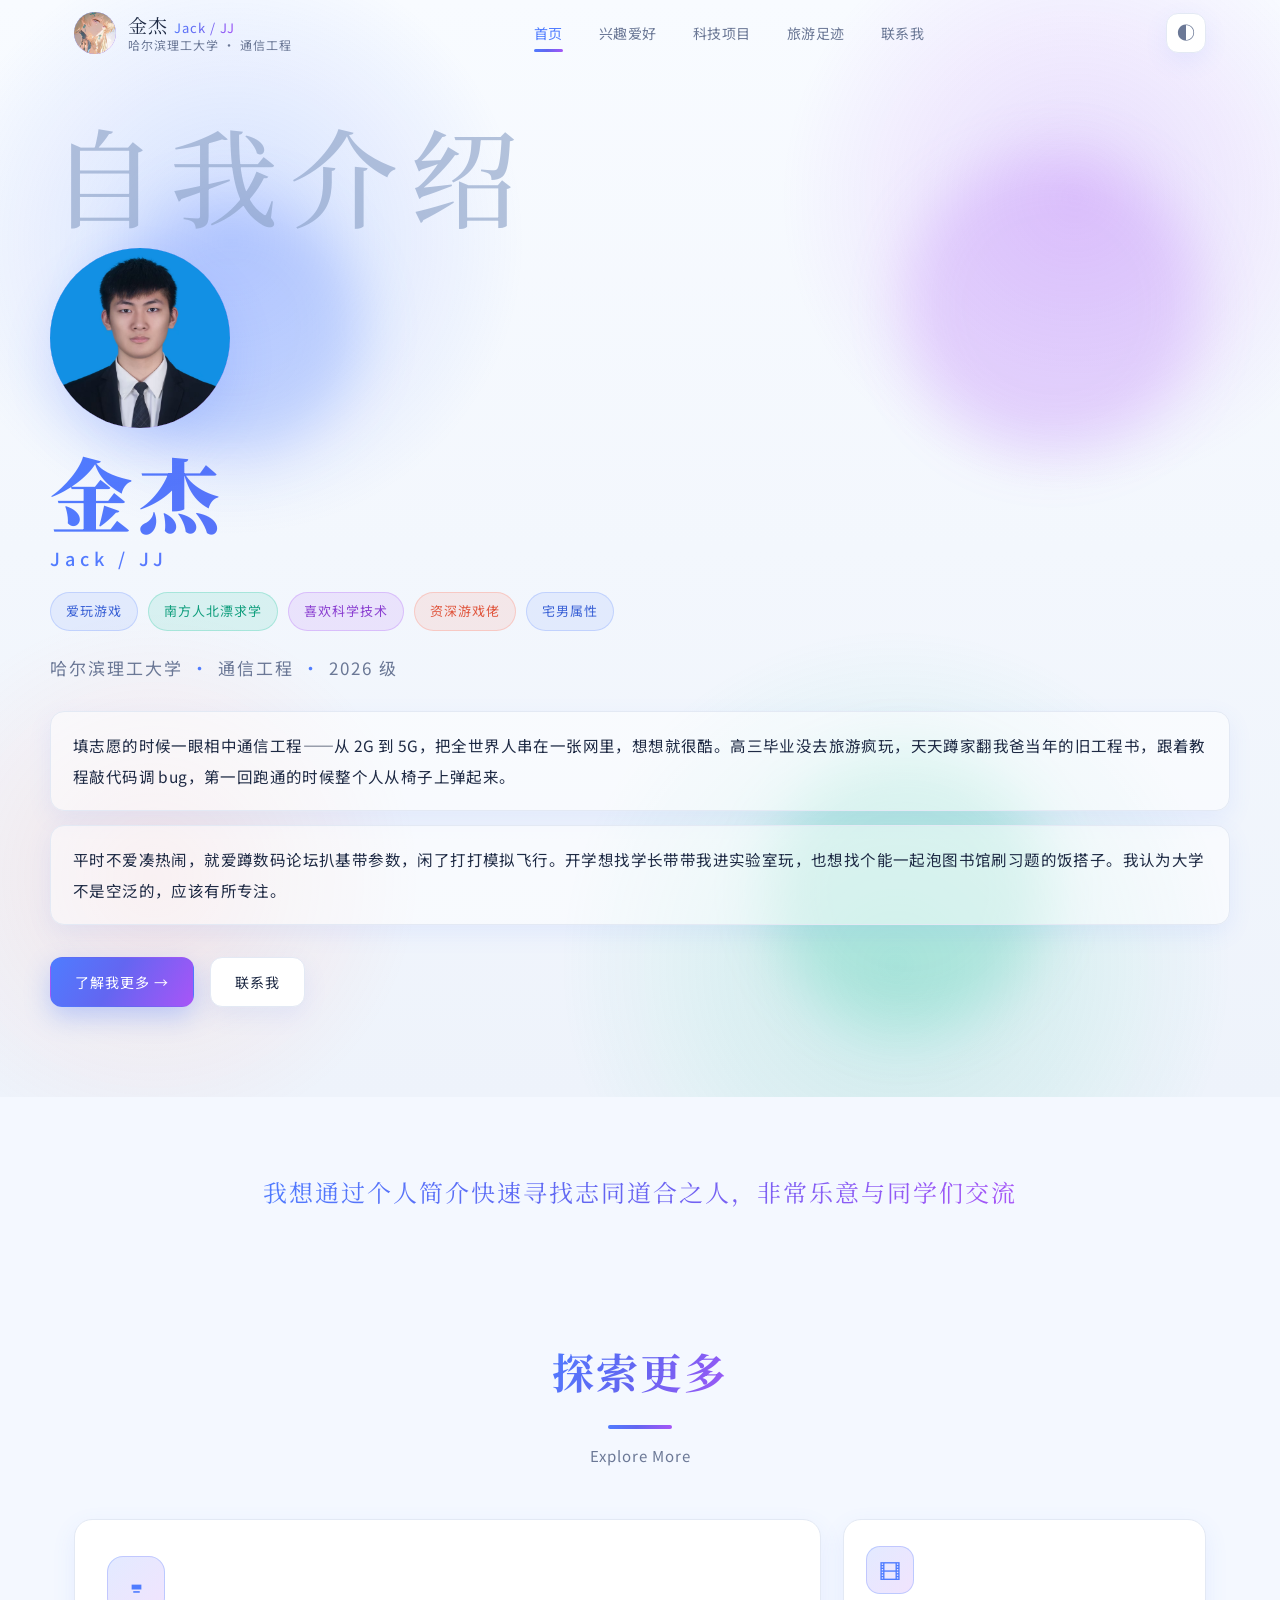
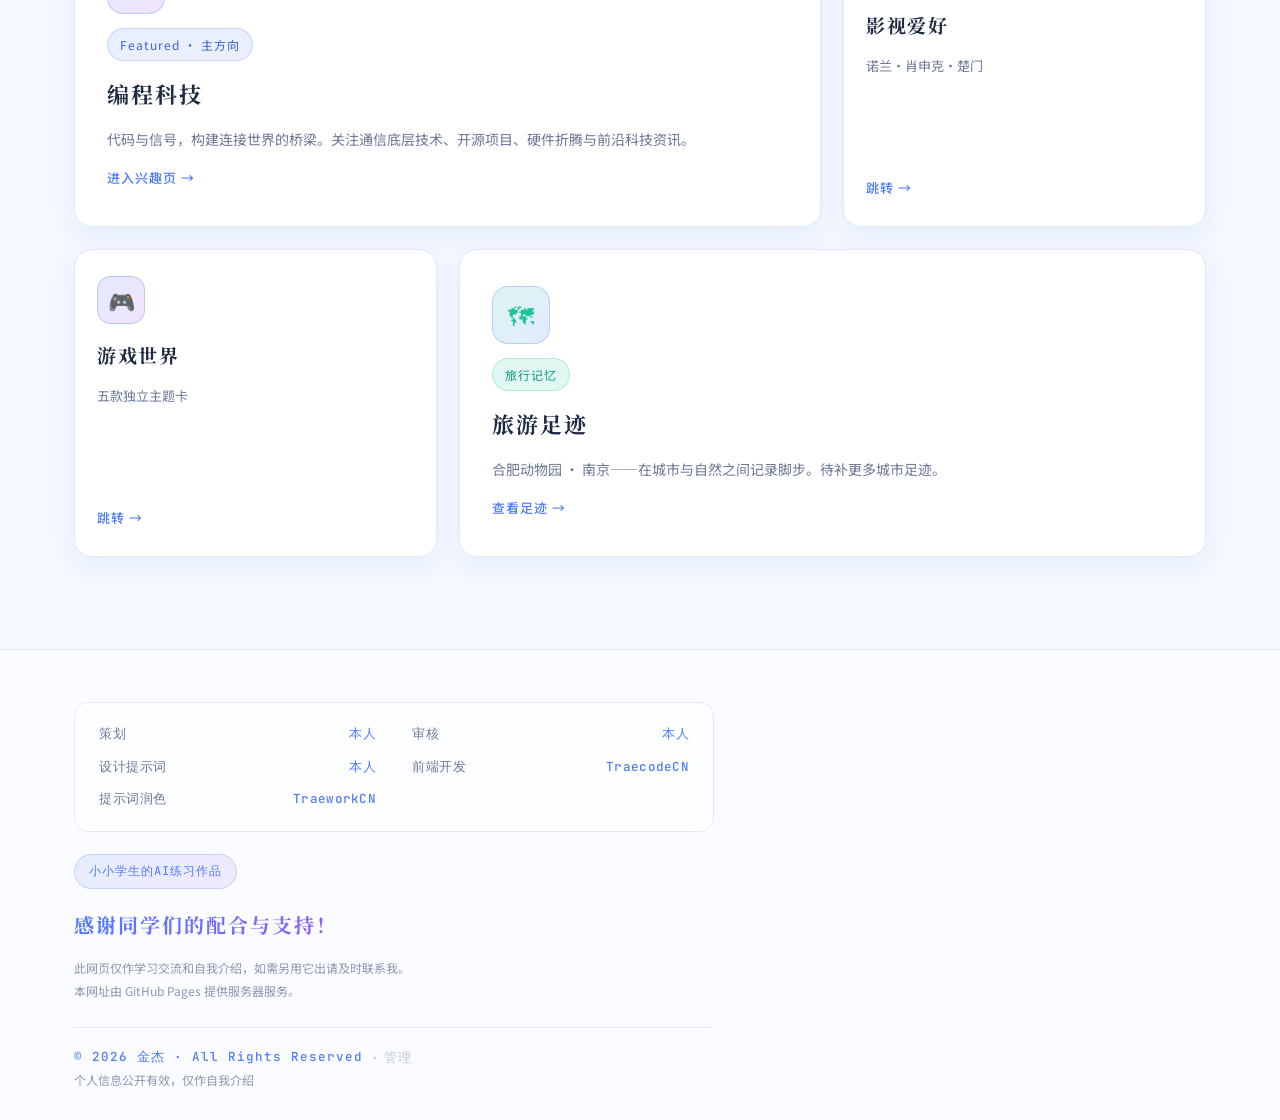
<file: index.html>
<!DOCTYPE html>
<html lang="zh-CN">
<head>
<meta charset="UTF-8">
<meta name="viewport" content="width=device-width,initial-scale=1.0">
<script>(function(){try{var t=localStorage.getItem('jj-theme');if(t==='dark'||(!t&&matchMedia('(prefers-color-scheme: dark)').matches)){document.documentElement.setAttribute('data-theme','dark');}}catch(e){}})();</script>
<title>金杰 · 哈尔滨理工大学通信工程 · 自我介绍</title>
<link rel="preconnect" href="https://fonts.googleapis.com">
<link rel="preconnect" href="https://fonts.gstatic.com" crossorigin>
<link href="https://fonts.googleapis.com/css2?family=Noto+Sans+SC:wght@400;500;700&family=Noto+Serif+SC:wght@500;700;900&family=JetBrains+Mono:wght@400;500&display=swap" rel="stylesheet">
<link rel="icon" type="image/svg+xml" href="favicon.svg">
<link rel="stylesheet" href="css/style.css">
<link rel="stylesheet" href="css/pages/index.css">
</head>
<body>
<div class="page-wrap">
  <nav class="nav">
    <div class="nav-inner">
      <a class="nav-brand" href="index.html">
        <span class="nav-avatar" aria-label="个人头像">
          <img src="assets/avatar.jpg" alt="金杰·头像" onerror="this.style.display='none';this.nextElementSibling.style.display='flex';">
          <span class="av-ph">头</span>
        </span>
        <span class="brand-name">金杰<em>Jack / JJ</em></span>
        <span class="brand-school">哈尔滨理工大学 · 通信工程</span>
      </a>
      <button class="nav-toggle" aria-label="菜单"><span></span><span></span><span></span></button>
      <ul class="nav-links">
        <li><a class="nav-link" href="index.html">首页</a></li>
        <li><a class="nav-link" href="interest.html">兴趣爱好</a></li>
        <li><a class="nav-link" href="tech.html">科技项目</a></li>
        <li><a class="nav-link" href="travel.html">旅游足迹</a></li>
        <li><a class="nav-link" href="contact.html">联系我</a></li>
      </ul>
      <div class="nav-actions">
        <button class="theme-toggle" aria-label="切换主题">
          <span class="moon">☾</span><span class="sun">☀</span><span class="auto">◐</span>
        </button>
      </div>
    </div>
  </nav>

  <main>
    <section class="hero">
      <div class="hero-bg">
        <span class="blob b1"></span>
        <span class="blob b2"></span>
        <span class="blob b3"></span>
      </div>
      <div class="hero-content">
        <div class="hero-grid">
          <div class="hero-left">
            <div class="hero-page-title">自我介绍</div>
            <div class="jie-seal" aria-label="个人照片">
              <img src="assets/hero-photo.jpg" alt="金杰·照片" onerror="this.style.display='none';this.nextElementSibling.style.display='flex';">
              <span class="seal-ph">照片</span>
            </div>
            <h1>金杰</h1>
            <div class="nickname">Jack / JJ</div>
            <div class="hero-tags">
              <span class="tag">爱玩游戏</span>
              <span class="tag green">南方人北漂求学</span>
              <span class="tag purple">喜欢科学技术</span>
              <span class="tag orange">资深游戏佬</span>
              <span class="tag">宅男属性</span>
            </div>
            <div class="subtitle">哈尔滨理工大学<span class="dot">·</span>通信工程<span class="dot">·</span>2026 级</div>
            <p class="intro p1">填志愿的时候一眼相中通信工程——从 2G 到 5G，把全世界人串在一张网里，想想就很酷。高三毕业没去旅游疯玩，天天蹲家翻我爸当年的旧工程书，跟着教程敲代码调 bug，第一回跑通的时候整个人从椅子上弹起来。</p>
            <p class="intro p2">平时不爱凑热闹，就爱蹲数码论坛扒基带参数，闲了打打模拟飞行。开学想找学长带带我进实验室玩，也想找个能一起泡图书馆刷习题的饭搭子。我认为大学不是空泛的，应该有所专注。</p>
            <div class="hero-cta">
              <a class="btn btn-primary" href="interest.html">了解我更多 →</a>
              <a class="btn" href="contact.html">联系我</a>
            </div>
          </div>
        </div>
      </div>
    </section>

    <section class="preamble">
      <div class="container">
        <p>我想通过个人简介快速寻找志同道合之人，非常乐意与同学们交流</p>
      </div>
    </section>

    <section class="section">
      <div class="container">
        <div class="section-head reveal">
          <h2>探索更多</h2>
          <p>Explore More</p>
        </div>
        <div class="entry-grid">
          <a class="entry-card ec-large ec-tech reveal" href="interest.html">
            <div class="entry-icon">⌨</div>
            <div class="ec-meta">
              <span class="ec-tag">Featured · 主方向</span>
            </div>
            <h3>编程科技</h3>
            <p>代码与信号，构建连接世界的桥梁。关注通信底层技术、开源项目、硬件折腾与前沿科技资讯。</p>
            <span class="entry-arrow">进入兴趣页 →</span>
          </a>
          <a class="entry-card ec-small ec-film reveal" href="interest.html#film">
            <div class="entry-icon">🎞</div>
            <h3>影视爱好</h3>
            <p>诺兰·肖申克·楚门</p>
            <span class="entry-arrow">跳转 →</span>
          </a>
          <a class="entry-card ec-small ec-game reveal" href="interest.html#game">
            <div class="entry-icon">🎮</div>
            <h3>游戏世界</h3>
            <p>五款独立主题卡</p>
            <span class="entry-arrow">跳转 →</span>
          </a>
          <a class="entry-card ec-large ec-travel reveal" href="travel.html">
            <div class="entry-icon">🗺</div>
            <div class="ec-meta">
              <span class="ec-tag green">旅行记忆</span>
            </div>
            <h3>旅游足迹</h3>
            <p>合肥动物园 · 南京——在城市与自然之间记录脚步。待补更多城市足迹。</p>
            <span class="entry-arrow">查看足迹 →</span>
          </a>
        </div>
      </div>
    </section>
  </main>

  <footer class="footer">
    <div class="container">
      <div class="footer-inner">
        <div class="footer-credits">
          <div class="credit-list">
            <div class="credit-item"><span class="cr-role">策划</span><span class="cr-name">本人</span></div>
            <div class="credit-item"><span class="cr-role">审核</span><span class="cr-name">本人</span></div>
            <div class="credit-item"><span class="cr-role">设计提示词</span><span class="cr-name">本人</span></div>
            <div class="credit-item"><span class="cr-role">前端开发</span><span class="cr-name">TraecodeCN</span></div>
            <div class="credit-item"><span class="cr-role">提示词润色</span><span class="cr-name">TraeworkCN</span></div>
          </div>
          <p class="credit-tag">小小学生的AI练习作品</p>
          <p class="credit-thanks">感谢同学们的配合与支持！</p>
          <p class="credit-note">此网页仅作学习交流和自我介绍，如需另用它出请及时联系我。</p>
          <p class="credit-note">本网址由 GitHub Pages 提供服务器服务。</p>
          <p class="copyright">© 2026 金杰 · All Rights Reserved</p>
          <p class="credit-note">个人信息公开有效，仅作自我介绍</p>
        </div>
      </div>
    </div>
  </footer>
  <button class="footer-top" aria-label="返回顶部">↑</button>
</div>
<script src="js/nav.js"></script>
<script src="js/effects.js"></script>
<script src="js/lightbox.js"></script>
<script src="js/editor.js"></script>
</body>
</html>
</file>
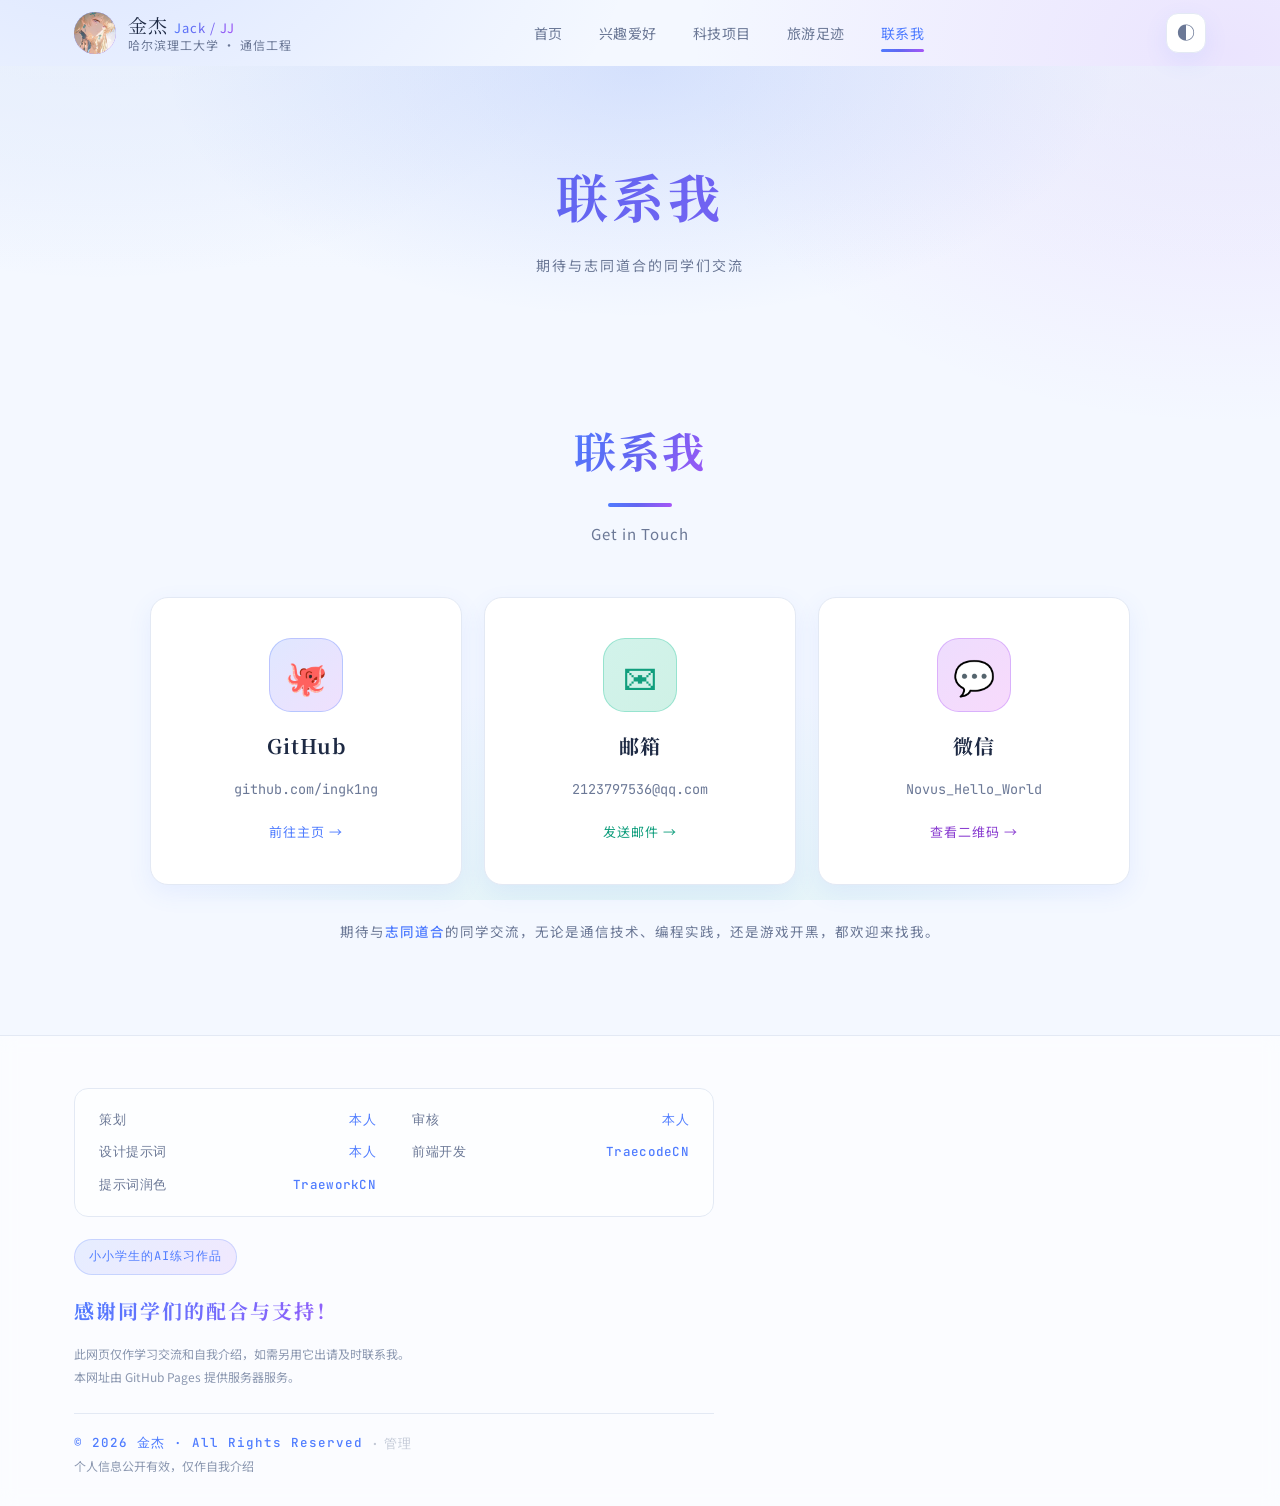
<file: contact.html>
<!DOCTYPE html>
<html lang="zh-CN">
<head>
<meta charset="UTF-8">
<meta name="viewport" content="width=device-width,initial-scale=1.0">
<script>(function(){try{var t=localStorage.getItem('jj-theme');if(t==='dark'||(!t&&matchMedia('(prefers-color-scheme: dark)').matches)){document.documentElement.setAttribute('data-theme','dark');}}catch(e){}})();</script>
<title>联系我 · 金杰</title>
<link rel="preconnect" href="https://fonts.googleapis.com">
<link rel="preconnect" href="https://fonts.gstatic.com" crossorigin>
<link href="https://fonts.googleapis.com/css2?family=Noto+Sans+SC:wght@400;500;700&family=Noto+Serif+SC:wght@500;700;900&family=JetBrains+Mono:wght@400;500&display=swap" rel="stylesheet">
<link rel="icon" type="image/svg+xml" href="favicon.svg">
<link rel="stylesheet" href="css/style.css">
<link rel="stylesheet" href="css/pages/contact.css">
</head>
<body class="sub-page">
<div class="page-wrap">
  <nav class="nav scrolled">
    <div class="nav-inner">
      <a class="nav-brand" href="index.html">
        <span class="nav-avatar" aria-label="个人头像">
          <img src="assets/avatar.jpg" alt="金杰·头像" onerror="this.style.display='none';this.nextElementSibling.style.display='flex';">
          <span class="av-ph">头</span>
        </span>
        <span class="brand-name">金杰<em>Jack / JJ</em></span>
        <span class="brand-school">哈尔滨理工大学 · 通信工程</span>
      </a>
      <button class="nav-toggle" aria-label="菜单"><span></span><span></span><span></span></button>
      <ul class="nav-links">
        <li><a class="nav-link" href="index.html">首页</a></li>
        <li><a class="nav-link" href="interest.html">兴趣爱好</a></li>
        <li><a class="nav-link" href="tech.html">科技项目</a></li>
        <li><a class="nav-link" href="travel.html">旅游足迹</a></li>
        <li><a class="nav-link" href="contact.html">联系我</a></li>
      </ul>
      <div class="nav-actions">
        <button class="theme-toggle" aria-label="切换主题">
          <span class="moon">☾</span><span class="sun">☀</span><span class="auto">◐</span>
        </button>
      </div>
    </div>
  </nav>

  <main>
    <section class="sub-hero">
      <h1>联系我</h1>
      <p>期待与志同道合的同学们交流</p>
    </section>
    <section class="section">
      <div class="container">
        <div class="section-head reveal">
          <h2>联系我</h2>
          <p>Get in Touch</p>
        </div>
        <div class="contact-grid">
          <a class="contact-card reveal" href="https://github.com/ingk1ng" target="_blank" rel="noopener">
            <div class="cc-icon">🐙</div>
            <h3>GitHub</h3>
            <div class="cc-value">github.com/ingk1ng</div>
            <div class="cc-action">前往主页 →</div>
          </a>
          <a class="contact-card cc-green reveal" href="mailto:2123797536@qq.com">
            <div class="cc-icon">✉</div>
            <h3>邮箱</h3>
            <div class="cc-value">2123797536@qq.com</div>
            <div class="cc-action">发送邮件 →</div>
          </a>
          <div class="contact-card cc-purple reveal" id="wechatCard">
            <div class="cc-icon">💬</div>
            <h3>微信</h3>
            <div class="cc-value">Novus_Hello_World</div>
            <div class="cc-action">查看二维码 →</div>
          </div>
        </div>
        <p class="contact-note">期待与<span class="hl">志同道合</span>的同学交流，无论是通信技术、编程实践，还是游戏开黑，都欢迎来找我。</p>
      </div>
    </section>
    <div class="qr-modal" id="qrModal">
      <div class="qr-card">
        <div class="qr-title">微信二维码</div>
        <div class="qr-sub">扫一扫，加我好友</div>
        <div class="qr-img" id="qrImg"><img src="assets/wechat-qr.jpg" alt="微信二维码"></div>
        <div class="qr-wx">微信号：<span>Novus_Hello_World</span></div>
        <button class="qr-close" id="qrClose" aria-label="关闭">×</button>
      </div>
    </div>
  </main>

  <footer class="footer">
    <div class="container">
      <div class="footer-inner">
        <div class="footer-credits">
          <div class="credit-list">
            <div class="credit-item"><span class="cr-role">策划</span><span class="cr-name">本人</span></div>
            <div class="credit-item"><span class="cr-role">审核</span><span class="cr-name">本人</span></div>
            <div class="credit-item"><span class="cr-role">设计提示词</span><span class="cr-name">本人</span></div>
            <div class="credit-item"><span class="cr-role">前端开发</span><span class="cr-name">TraecodeCN</span></div>
            <div class="credit-item"><span class="cr-role">提示词润色</span><span class="cr-name">TraeworkCN</span></div>
          </div>
          <p class="credit-tag">小小学生的AI练习作品</p>
          <p class="credit-thanks">感谢同学们的配合与支持！</p>
          <p class="credit-note">此网页仅作学习交流和自我介绍，如需另用它出请及时联系我。</p>
          <p class="credit-note">本网址由 GitHub Pages 提供服务器服务。</p>
          <p class="copyright">© 2026 金杰 · All Rights Reserved</p>
          <p class="credit-note">个人信息公开有效，仅作自我介绍</p>
        </div>
      </div>
    </div>
  </footer>
  <button class="footer-top" aria-label="返回顶部">↑</button>
</div>
<script src="js/nav.js"></script>
<script src="js/effects.js"></script>
<script src="js/pages/contact.js"></script>
<script src="js/lightbox.js"></script>
<script src="js/editor.js"></script>
</body>
</html>
</file>
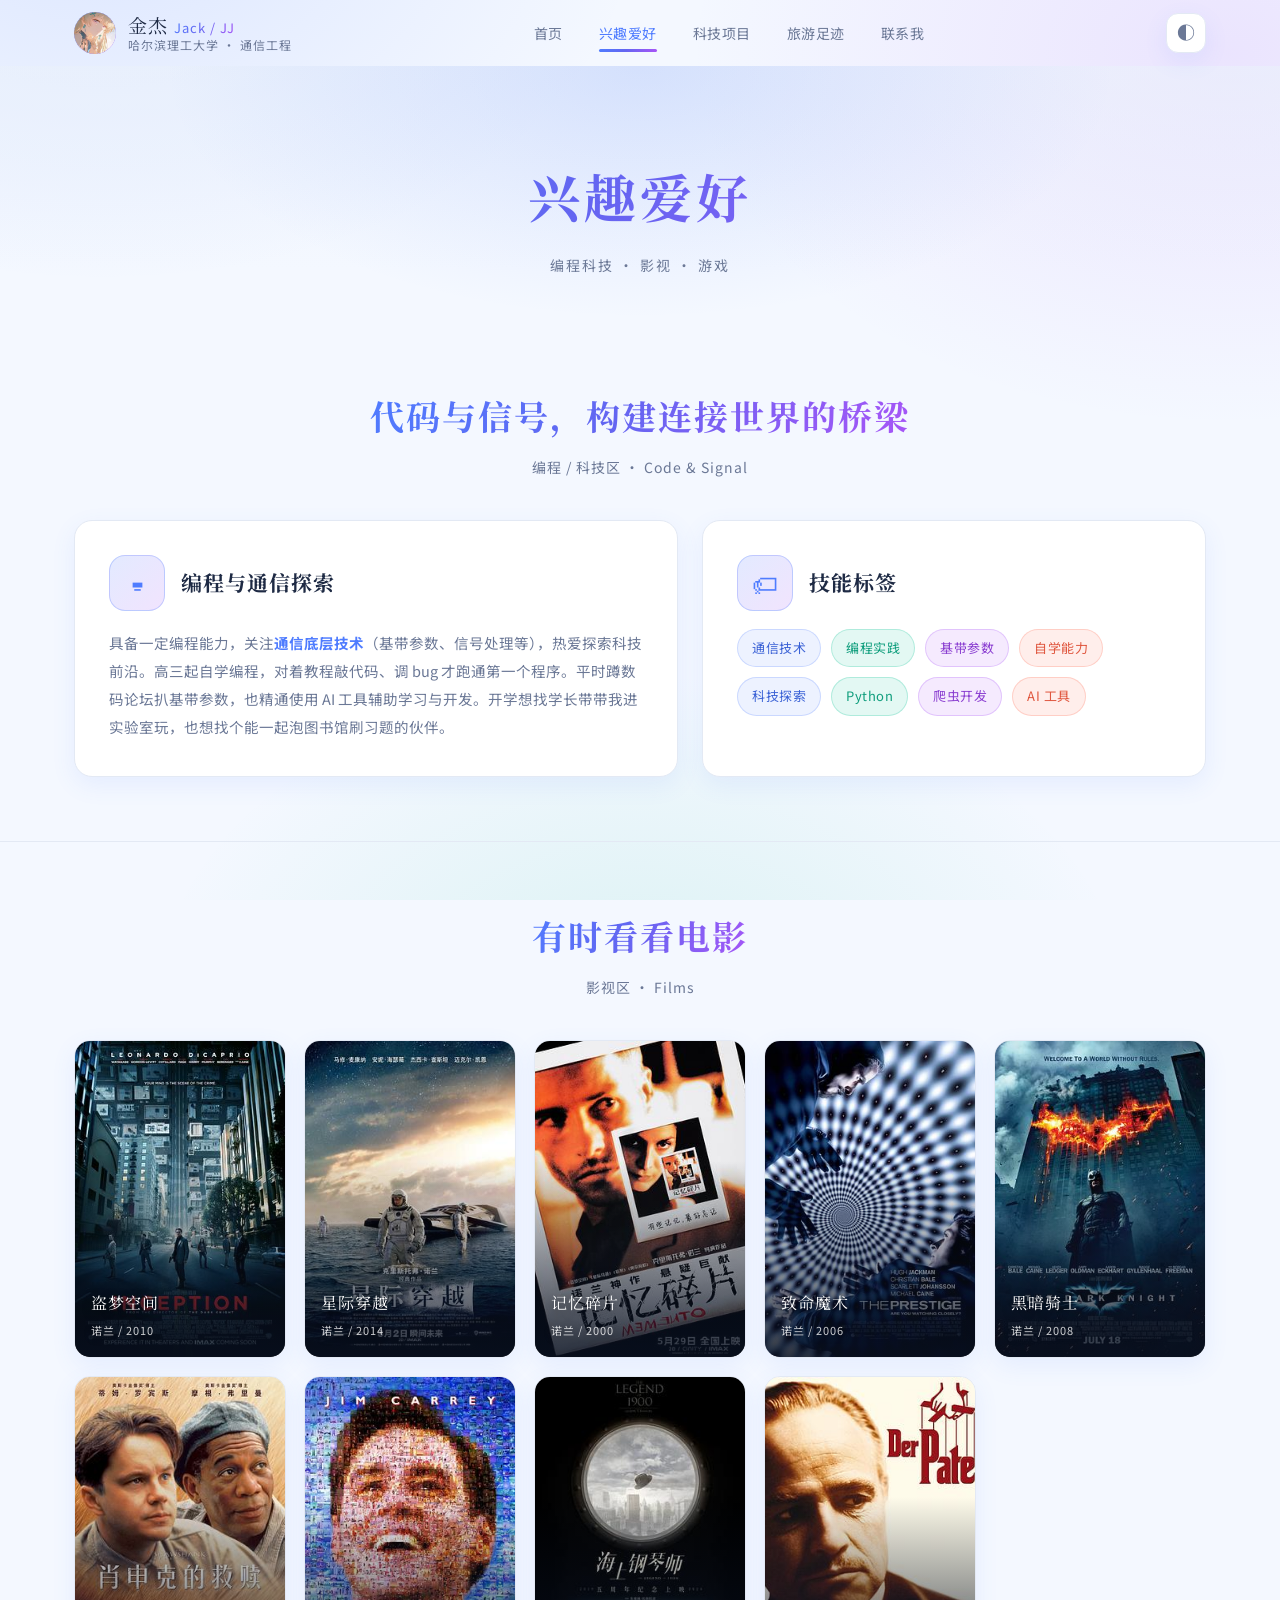
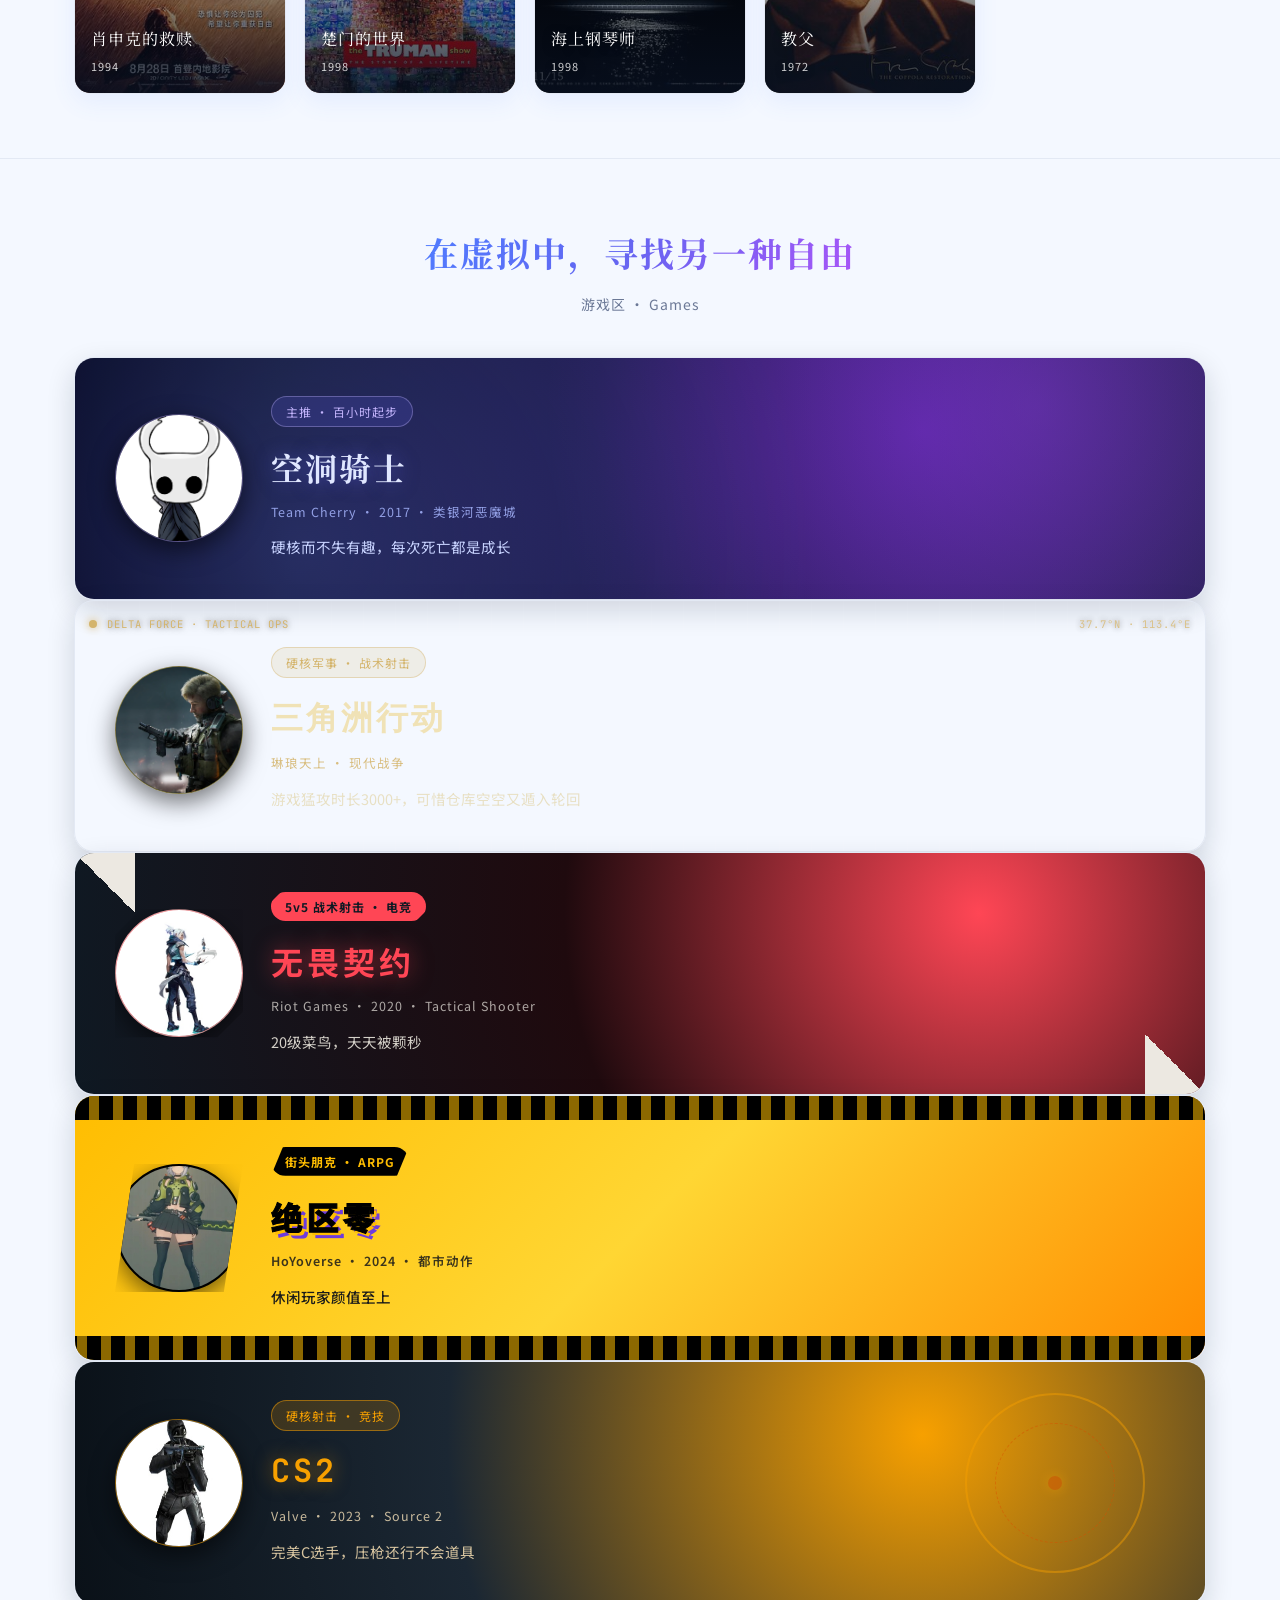
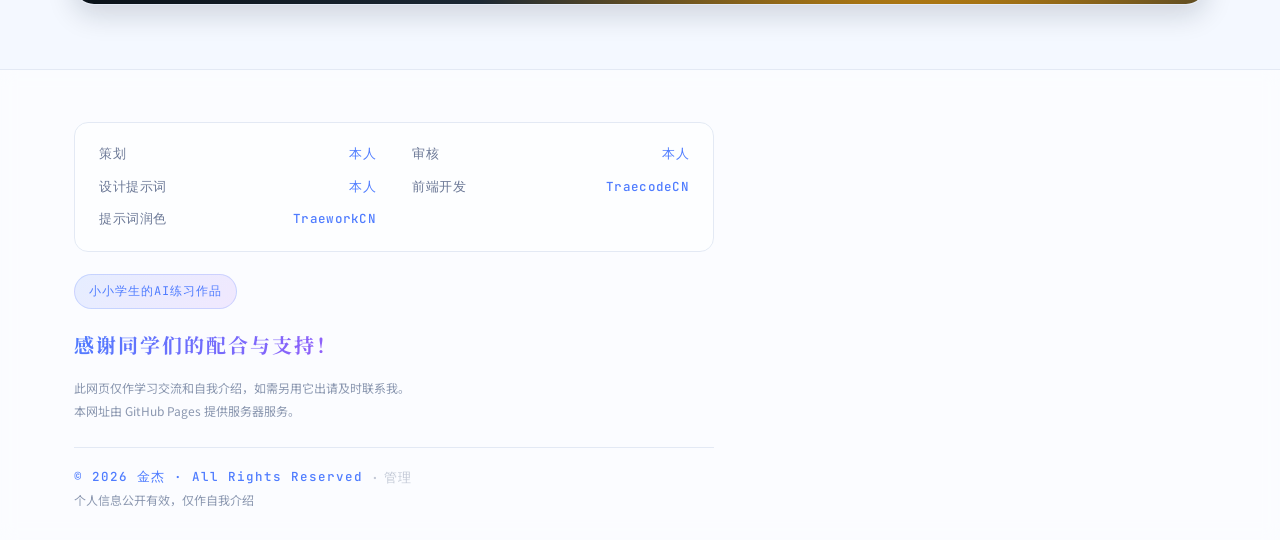
<file: interest.html>
<!DOCTYPE html>
<html lang="zh-CN">
<head>
<meta charset="UTF-8">
<meta name="viewport" content="width=device-width,initial-scale=1.0">
<script>(function(){try{var t=localStorage.getItem('jj-theme');if(t==='dark'||(!t&&matchMedia('(prefers-color-scheme: dark)').matches)){document.documentElement.setAttribute('data-theme','dark');}}catch(e){}})();</script>
<title>兴趣爱好 · 金杰</title>
<link rel="preconnect" href="https://fonts.googleapis.com">
<link rel="preconnect" href="https://fonts.gstatic.com" crossorigin>
<link href="https://fonts.googleapis.com/css2?family=Noto+Sans+SC:wght@400;500;700&family=Noto+Serif+SC:wght@500;700;900&family=JetBrains+Mono:wght@400;500&display=swap" rel="stylesheet">
<link rel="icon" type="image/svg+xml" href="favicon.svg">
<link rel="stylesheet" href="css/style.css">
<link rel="stylesheet" href="css/pages/interest.css">
</head>
<body class="sub-page">
<div class="page-wrap">
  <nav class="nav scrolled">
    <div class="nav-inner">
      <a class="nav-brand" href="index.html">
        <span class="nav-avatar" aria-label="个人头像">
          <img src="assets/avatar.jpg" alt="金杰·头像" onerror="this.style.display='none';this.nextElementSibling.style.display='flex';">
          <span class="av-ph">头</span>
        </span>
        <span class="brand-name">金杰<em>Jack / JJ</em></span>
        <span class="brand-school">哈尔滨理工大学 · 通信工程</span>
      </a>
      <button class="nav-toggle" aria-label="菜单"><span></span><span></span><span></span></button>
      <ul class="nav-links">
        <li><a class="nav-link" href="index.html">首页</a></li>
        <li><a class="nav-link" href="interest.html">兴趣爱好</a></li>
        <li><a class="nav-link" href="tech.html">科技项目</a></li>
        <li><a class="nav-link" href="travel.html">旅游足迹</a></li>
        <li><a class="nav-link" href="contact.html">联系我</a></li>
      </ul>
      <div class="nav-actions">
        <button class="theme-toggle" aria-label="切换主题">
          <span class="moon">☾</span><span class="sun">☀</span><span class="auto">◐</span>
        </button>
      </div>
    </div>
  </nav>

  <main>
    <section class="sub-hero">
      <h1>兴趣爱好</h1>
      <p>编程科技 · 影视 · 游戏</p>
    </section>
    <section class="interest-block">
      <div class="container">
        <div class="block-head reveal">
          <h2>代码与信号，构建连接世界的桥梁</h2>
          <div class="sub">编程 / 科技区 · Code &amp; Signal</div>
        </div>
        <div class="tech-wrap">
          <div class="tech-card reveal">
            <div class="ic-head">
              <div class="ic-icon">⌨</div>
              <h3>编程与通信探索</h3>
            </div>
            <p class="desc">具备一定编程能力，关注<strong>通信底层技术</strong>（基带参数、信号处理等），热爱探索科技前沿。高三起自学编程，对着教程敲代码、调 bug 才跑通第一个程序。平时蹲数码论坛扒基带参数，也精通使用 AI 工具辅助学习与开发。开学想找学长带带我进实验室玩，也想找个能一起泡图书馆刷习题的伙伴。</p>
          </div>
          <div class="tech-card reveal">
            <div class="ic-head">
              <div class="ic-icon">🏷</div>
              <h3>技能标签</h3>
            </div>
            <div class="tag-cloud">
              <span class="tag">通信技术</span>
              <span class="tag green">编程实践</span>
              <span class="tag purple">基带参数</span>
              <span class="tag orange">自学能力</span>
              <span class="tag">科技探索</span>
              <span class="tag green">Python</span>
              <span class="tag purple">爬虫开发</span>
              <span class="tag orange">AI 工具</span>
            </div>
          </div>
        </div>
      </div>
    </section>

    <section class="interest-block" id="film">
      <div class="container">
        <div class="block-head reveal">
          <h2>有时看看电影</h2>
          <div class="sub">影视区 · Films</div>
        </div>
        <div class="film-wall">
          <a class="film-card reveal" href="https://search.bilibili.com/all?keyword=盗梦空间" target="_blank" rel="noopener">
            <img class="fc-poster" src="assets/posters/poster1.jpg" alt="盗梦空间" loading="lazy">
            <div class="fc-name">盗梦空间<small>诺兰 / 2010</small></div>
            <div class="fc-overlay"><div class="ot-name">盗梦空间</div><div class="ot-quote">梦里梦外，现实与虚构的边界在此模糊。</div></div>
          </a>
          <a class="film-card reveal" href="https://search.bilibili.com/all?keyword=星际穿越" target="_blank" rel="noopener">
            <img class="fc-poster" src="assets/posters/poster2.jpg" alt="星际穿越" loading="lazy">
            <div class="fc-name">星际穿越<small>诺兰 / 2014</small></div>
            <div class="fc-overlay"><div class="ot-name">星际穿越</div><div class="ot-quote">爱是穿越时空的唯一维度。</div></div>
          </a>
          <a class="film-card reveal" href="https://search.bilibili.com/all?keyword=记忆碎片%20诺兰" target="_blank" rel="noopener">
            <img class="fc-poster" src="assets/posters/poster3.jpg" alt="记忆碎片" loading="lazy">
            <div class="fc-name">记忆碎片<small>诺兰 / 2000</small></div>
            <div class="fc-overlay"><div class="ot-name">记忆碎片</div><div class="ot-quote">倒叙重构真相的烧脑经典。</div></div>
          </a>
          <a class="film-card reveal" href="https://search.bilibili.com/all?keyword=致命魔术" target="_blank" rel="noopener">
            <img class="fc-poster" src="assets/posters/poster4.jpg" alt="致命魔术" loading="lazy">
            <div class="fc-name">致命魔术<small>诺兰 / 2006</small></div>
            <div class="fc-overlay"><div class="ot-name">致命魔术</div><div class="ot-quote">执念与牺牲的极致对决。</div></div>
          </a>
          <a class="film-card reveal" href="https://search.bilibili.com/all?keyword=蝙蝠侠黑暗骑士" target="_blank" rel="noopener">
            <img class="fc-poster" src="assets/posters/poster5.jpg" alt="黑暗骑士" loading="lazy">
            <div class="fc-name">黑暗骑士<small>诺兰 / 2008</small></div>
            <div class="fc-overlay"><div class="ot-name">黑暗骑士</div><div class="ot-quote">混乱代理人的哥谭寓言。</div></div>
          </a>
          <a class="film-card reveal" href="https://search.bilibili.com/all?keyword=肖申克的救赎" target="_blank" rel="noopener">
            <img class="fc-poster" src="assets/posters/poster6.jpg" alt="肖申克的救赎" loading="lazy">
            <div class="fc-name">肖申克的救赎<small>1994</small></div>
            <div class="fc-overlay"><div class="ot-name">肖申克的救赎</div><div class="ot-quote">希望是件好东西，也许是最好的。</div></div>
          </a>
          <a class="film-card reveal" href="https://search.bilibili.com/all?keyword=楚门的世界" target="_blank" rel="noopener">
            <img class="fc-poster" src="assets/posters/poster7.jpg" alt="楚门的世界" loading="lazy">
            <div class="fc-name">楚门的世界<small>1998</small></div>
            <div class="fc-overlay"><div class="ot-name">楚门的世界</div><div class="ot-quote">当你开始怀疑，世界便有了出口。</div></div>
          </a>
          <a class="film-card reveal" href="https://search.bilibili.com/all?keyword=海上钢琴师" target="_blank" rel="noopener">
            <img class="fc-poster" src="assets/posters/poster8.jpg" alt="海上钢琴师" loading="lazy">
            <div class="fc-name">海上钢琴师<small>1998</small></div>
            <div class="fc-overlay"><div class="ot-name">海上钢琴师</div><div class="ot-quote">一生未下船，海上即是全部。</div></div>
          </a>
          <a class="film-card reveal" href="https://search.bilibili.com/all?keyword=教父%201972" target="_blank" rel="noopener">
            <img class="fc-poster" src="assets/posters/poster9.jpg" alt="教父" loading="lazy">
            <div class="fc-name">教父<small>1972</small></div>
            <div class="fc-overlay"><div class="ot-name">教父</div><div class="ot-quote">家族、荣誉与不可逃脱的宿命。</div></div>
          </a>
        </div>
      </div>
    </section>

    <section class="interest-block" id="game">
      <div class="container">
        <div class="block-head reveal">
          <h2>在虚拟中，寻找另一种自由</h2>
          <div class="sub">游戏区 · Games</div>
        </div>

        <article class="g-card g-hk reveal">
          <div class="g-bg"></div>
          <div class="g-mist"></div>
          <div class="g-body">
            <div class="g-emblem">
              <img class="em-img" src="assets/avatars/hk.jpg" alt="空洞骑士主角" loading="lazy">
            </div>
            <div class="g-main">
              <span class="g-tag g-tag-hk">主推 · 百小时起步</span>
              <h3 class="g-name g-name-hk">空洞骑士</h3>
              <div class="g-meta g-meta-hk">Team Cherry · 2017 · 类银河恶魔城</div>
              <p class="g-desc g-desc-hk">硬核而不失有趣，每次死亡都是成长</p>
            </div>
          </div>
        </article>

        <article class="g-card g-df reveal">
          <div class="g-grid-tex"></div>
          <div class="g-hud-df">
            <span class="hud-dot"></span>
            <span class="hud-text">DELTA FORCE · TACTICAL OPS</span>
            <span class="hud-coord">37.7°N · 113.4°E</span>
          </div>
          <div class="g-body g-body-df">
            <div class="g-emblem g-emblem-df">
              <img class="em-img" src="assets/avatars/df.jpg" alt="三角洲行动主角" loading="lazy">
            </div>
            <div class="g-main">
              <span class="g-tag g-tag-df">硬核军事 · 战术射击</span>
              <h3 class="g-name g-name-df">三角洲行动</h3>
              <div class="g-meta g-meta-df">琳琅天上 · 现代战争</div>
              <p class="g-desc g-desc-df">游戏猛攻时长3000+，可惜仓库空空又遁入轮回</p>
            </div>
          </div>
        </article>

        <article class="g-card g-vl reveal">
          <div class="g-bg g-bg-vl"></div>
          <div class="g-corner-tl"></div>
          <div class="g-corner-br"></div>
          <div class="g-body g-body-vl">
            <div class="g-emblem g-emblem-vl">
              <img class="em-img" src="assets/avatars/vl.jpg" alt="无畏契约主角" loading="lazy">
            </div>
            <div class="g-main">
              <span class="g-tag g-tag-vl">5v5 战术射击 · 电竞</span>
              <h3 class="g-name g-name-vl">无畏契约</h3>
              <div class="g-meta g-meta-vl">Riot Games · 2020 · Tactical Shooter</div>
              <p class="g-desc g-desc-vl">20级菜鸟，天天被颗秒</p>
            </div>
          </div>
        </article>

        <article class="g-card g-zzz reveal">
          <div class="g-bg g-bg-zzz"></div>
          <div class="g-tape-top"></div>
          <div class="g-tape-bot"></div>
          <div class="g-body g-body-zzz">
            <div class="g-emblem g-emblem-zzz">
              <img class="em-img" src="assets/avatars/zzz.jpg" alt="绝区零主角" loading="lazy">
            </div>
            <div class="g-main">
              <span class="g-tag g-tag-zzz">街头朋克 · ARPG</span>
              <h3 class="g-name g-name-zzz">绝区零</h3>
              <div class="g-meta g-meta-zzz">HoYoverse · 2024 · 都市动作</div>
              <p class="g-desc g-desc-zzz">休闲玩家颜值至上</p>
            </div>
          </div>
        </article>

        <article class="g-card g-cs reveal">
          <div class="g-bg g-bg-cs"></div>
          <div class="g-target">
            <span class="tg-ring"></span>
            <span class="tg-ring tg-ring-2"></span>
            <span class="tg-center"></span>
          </div>
          <div class="g-body g-body-cs">
            <div class="g-emblem g-emblem-cs">
              <img class="em-img" src="assets/avatars/cs.jpg" alt="CS2 主角" loading="lazy">
            </div>
            <div class="g-main">
              <span class="g-tag g-tag-cs">硬核射击 · 竞技</span>
              <h3 class="g-name g-name-cs">CS2</h3>
              <div class="g-meta g-meta-cs">Valve · 2023 · Source 2</div>
              <p class="g-desc g-desc-cs">完美C选手，压枪还行不会道具</p>
            </div>
          </div>
        </article>

      </div>
    </section>
  </main>

  <footer class="footer">
    <div class="container">
      <div class="footer-inner">
        <div class="footer-credits">
          <div class="credit-list">
            <div class="credit-item"><span class="cr-role">策划</span><span class="cr-name">本人</span></div>
            <div class="credit-item"><span class="cr-role">审核</span><span class="cr-name">本人</span></div>
            <div class="credit-item"><span class="cr-role">设计提示词</span><span class="cr-name">本人</span></div>
            <div class="credit-item"><span class="cr-role">前端开发</span><span class="cr-name">TraecodeCN</span></div>
            <div class="credit-item"><span class="cr-role">提示词润色</span><span class="cr-name">TraeworkCN</span></div>
          </div>
          <p class="credit-tag">小小学生的AI练习作品</p>
          <p class="credit-thanks">感谢同学们的配合与支持！</p>
          <p class="credit-note">此网页仅作学习交流和自我介绍，如需另用它出请及时联系我。</p>
          <p class="credit-note">本网址由 GitHub Pages 提供服务器服务。</p>
          <p class="copyright">© 2026 金杰 · All Rights Reserved</p>
          <p class="credit-note">个人信息公开有效，仅作自我介绍</p>
        </div>
      </div>
    </div>
  </footer>
  <button class="footer-top" aria-label="返回顶部">↑</button>
</div>
<script src="js/nav.js"></script>
<script src="js/effects.js"></script>
<script src="js/pages/interest.js"></script>
<script src="js/lightbox.js"></script>
<script src="js/editor.js"></script>
</body>
</html>
</file>
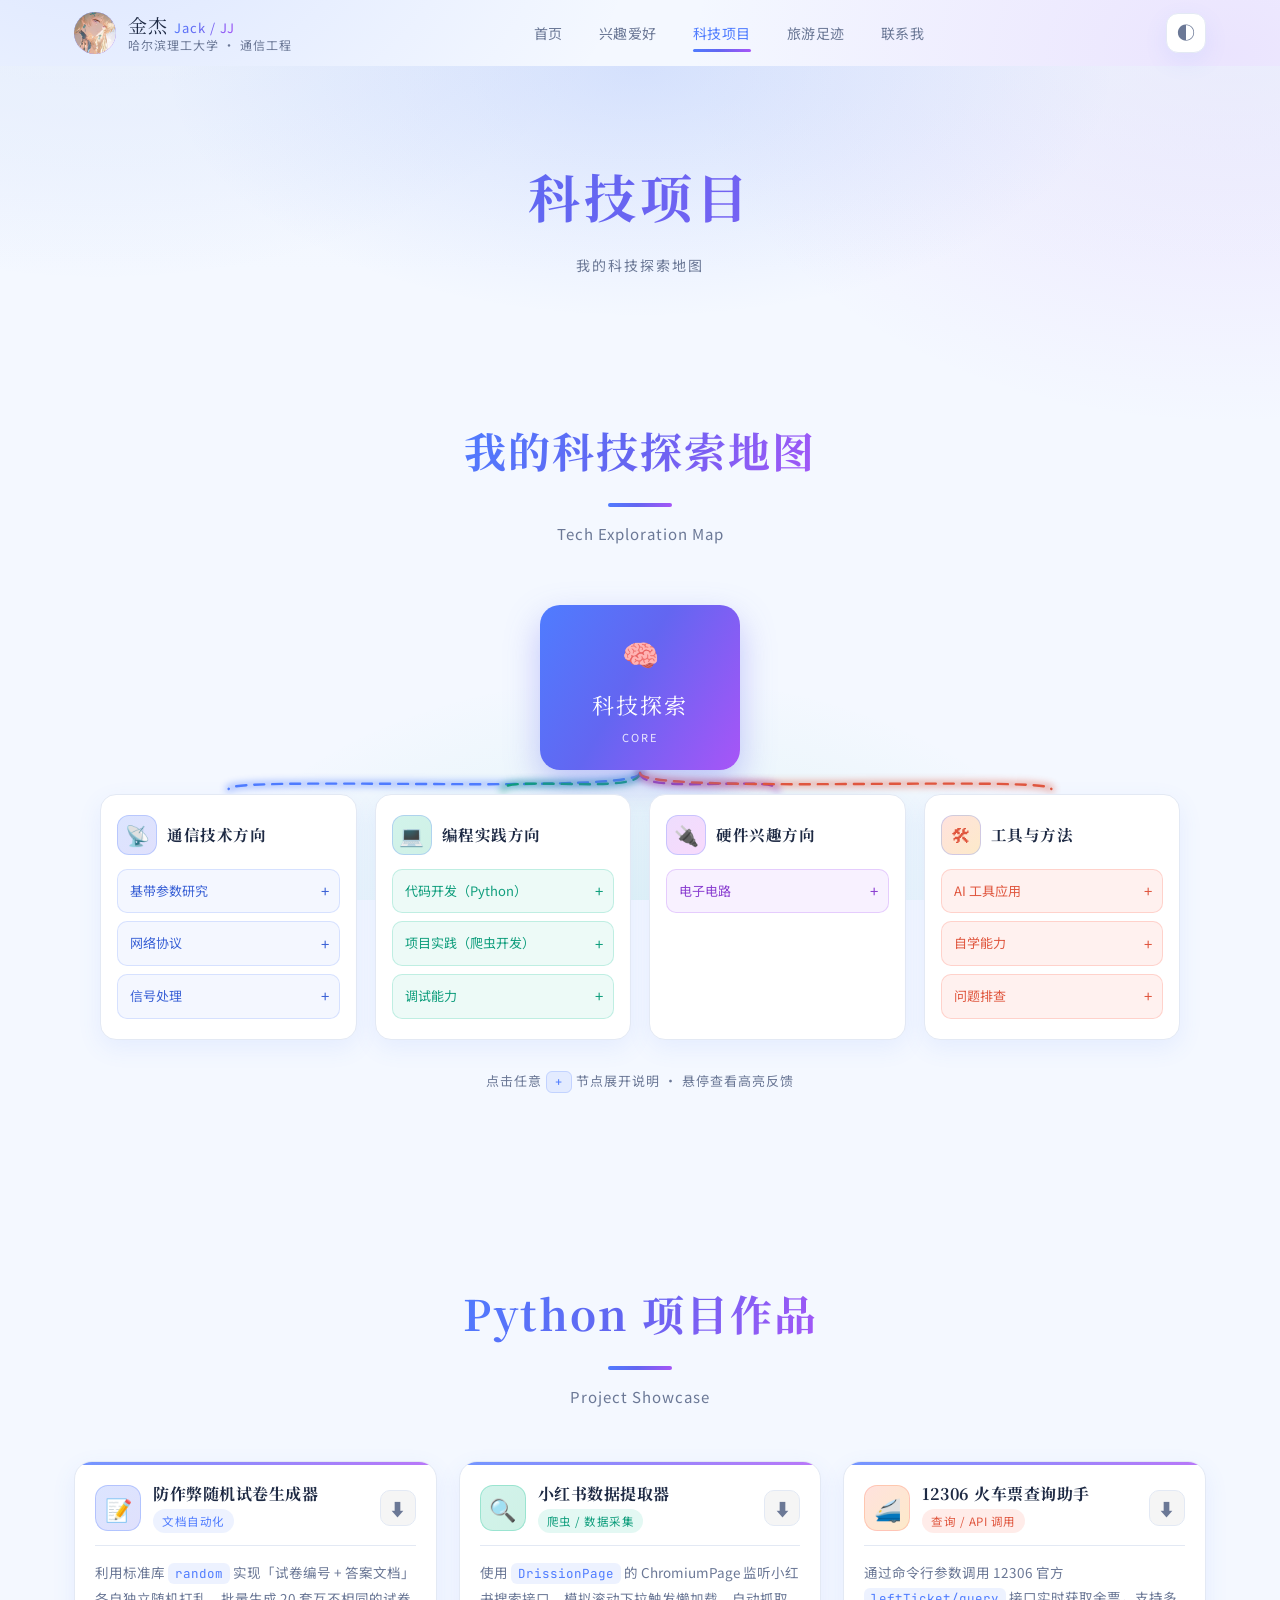
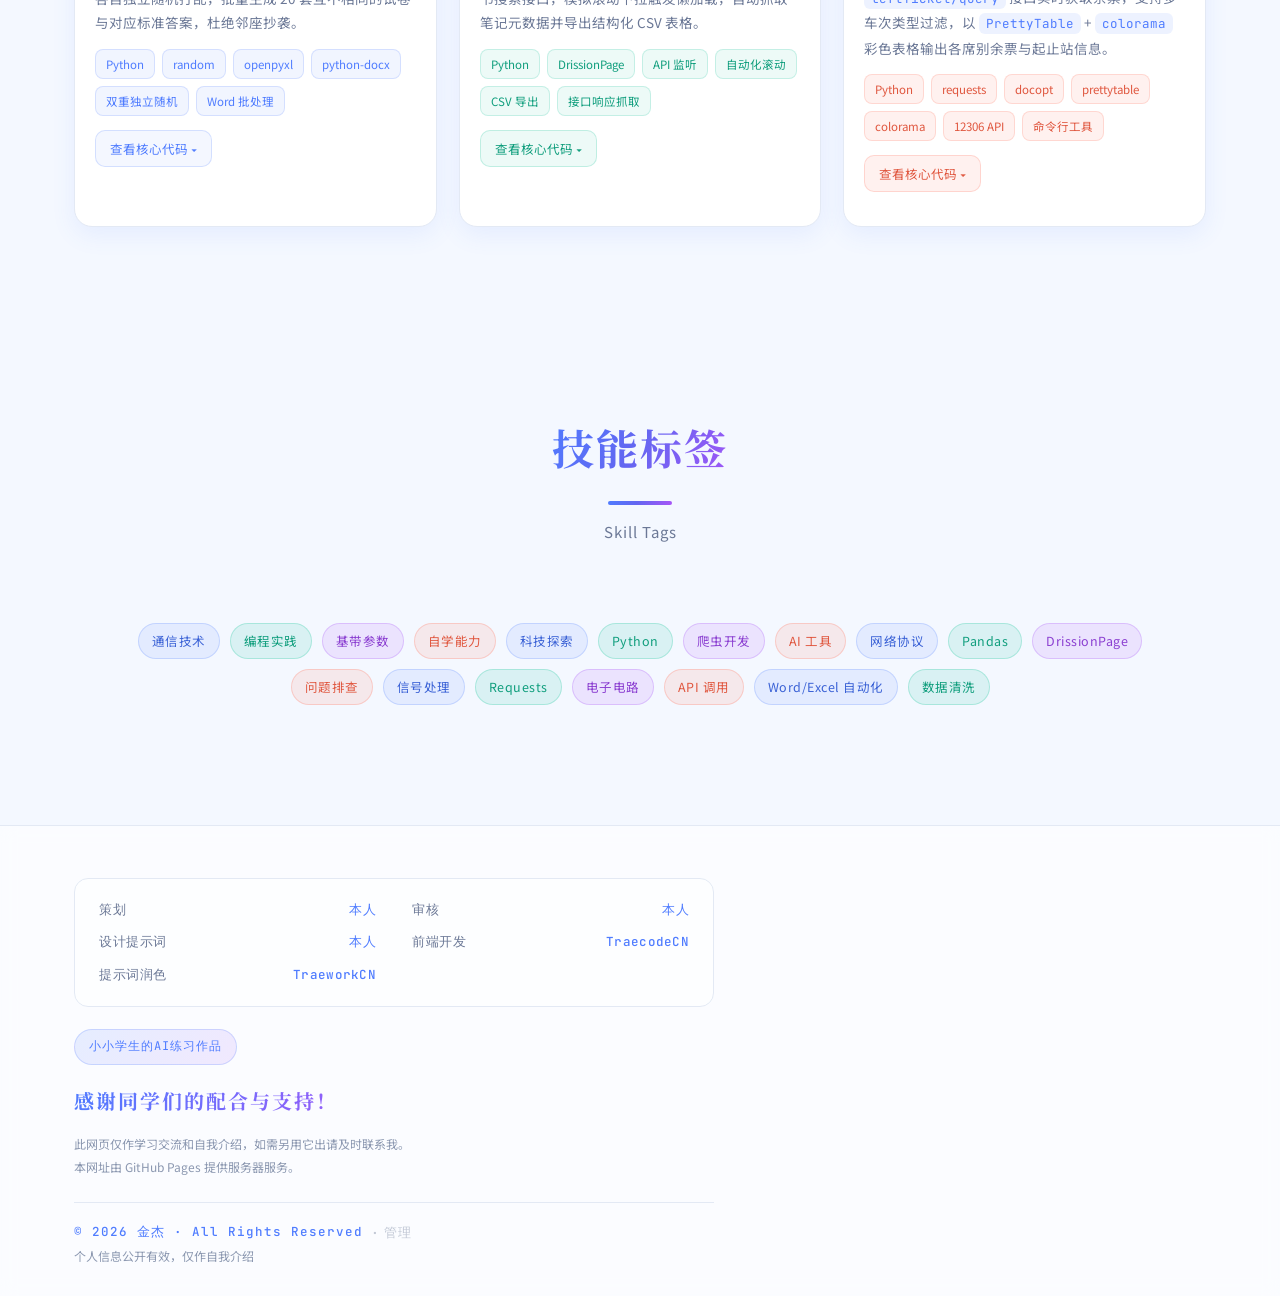
<file: tech.html>
<!DOCTYPE html>
<html lang="zh-CN">
<head>
<meta charset="UTF-8">
<meta name="viewport" content="width=device-width,initial-scale=1.0">
<script>(function(){try{var t=localStorage.getItem('jj-theme');if(t==='dark'||(!t&&matchMedia('(prefers-color-scheme: dark)').matches)){document.documentElement.setAttribute('data-theme','dark');}}catch(e){}})();</script>
<title>科技项目 · 金杰</title>
<link rel="preconnect" href="https://fonts.googleapis.com">
<link rel="preconnect" href="https://fonts.gstatic.com" crossorigin>
<link href="https://fonts.googleapis.com/css2?family=Noto+Sans+SC:wght@400;500;700&family=Noto+Serif+SC:wght@500;700;900&family=JetBrains+Mono:wght@400;500&display=swap" rel="stylesheet">
<link rel="icon" type="image/svg+xml" href="favicon.svg">
<link rel="stylesheet" href="css/style.css">
<link rel="stylesheet" href="css/pages/tech.css">
</head>
<body class="sub-page">
<div class="page-wrap">
  <nav class="nav scrolled">
    <div class="nav-inner">
      <a class="nav-brand" href="index.html">
        <span class="nav-avatar" aria-label="个人头像">
          <img src="assets/avatar.jpg" alt="金杰·头像" onerror="this.style.display='none';this.nextElementSibling.style.display='flex';">
          <span class="av-ph">头</span>
        </span>
        <span class="brand-name">金杰<em>Jack / JJ</em></span>
        <span class="brand-school">哈尔滨理工大学 · 通信工程</span>
      </a>
      <button class="nav-toggle" aria-label="菜单"><span></span><span></span><span></span></button>
      <ul class="nav-links">
        <li><a class="nav-link" href="index.html">首页</a></li>
        <li><a class="nav-link" href="interest.html">兴趣爱好</a></li>
        <li><a class="nav-link" href="tech.html">科技项目</a></li>
        <li><a class="nav-link" href="travel.html">旅游足迹</a></li>
        <li><a class="nav-link" href="contact.html">联系我</a></li>
      </ul>
      <div class="nav-actions">
        <button class="theme-toggle" aria-label="切换主题">
          <span class="moon">☾</span><span class="sun">☀</span><span class="auto">◐</span>
        </button>
      </div>
    </div>
  </nav>

  <main>
    <section class="sub-hero">
      <h1>科技项目</h1>
      <p>我的科技探索地图</p>
    </section>
    <section class="section">
      <div class="container">
        <div class="section-head reveal">
          <h2>我的科技探索地图</h2>
          <p>Tech Exploration Map</p>
        </div>
        <div class="mindmap reveal">
          <div class="mm-center">
            <span class="mc-icon">🧠</span>
            <div class="mc-title">科技探索</div>
            <div class="mc-sub">CORE</div>
          </div>
          <svg class="mm-lines" aria-hidden="true"></svg>
          <div class="mm-grid">
            <div class="mm-branch">
              <div class="mb-head"><div class="mb-icon">📡</div><h3>通信技术方向</h3></div>
              <div class="mm-leaves">
                <div class="mm-leaf">基带参数研究<div class="lf-desc">关注调制方式、信道带宽与射频链路关键指标。</div></div>
                <div class="mm-leaf">网络协议<div class="lf-desc">TCP/IP 协议栈与无线接入流程，从物理层到应用层，涉及 ARP、ARPA 协议的校验。</div></div>
                <div class="mm-leaf">信号处理<div class="lf-desc">滤波、采样、量化与频谱分析的基础认知。</div></div>
              </div>
            </div>
            <div class="mm-branch">
              <div class="mb-head"><div class="mb-icon">💻</div><h3>编程实践方向</h3></div>
              <div class="mm-leaves">
                <div class="mm-leaf">代码开发（Python）<div class="lf-desc">脚本编写、数据处理与自动化任务的常用语言。</div></div>
                <div class="mm-leaf">项目实践（爬虫开发）<div class="lf-desc">多站点数据采集、解析与清洗的完整流程，涉及 Requests、DrissionPage、Pandas 等常用库与工具。</div></div>
                <div class="mm-leaf">调试能力<div class="lf-desc">不断夯实编程语言基础，借助 AI 赋能辅助，稳步提升调试效率与问题定位能力。</div></div>
              </div>
            </div>
            <div class="mm-branch">
              <div class="mb-head"><div class="mb-icon">🔌</div><h3>硬件兴趣方向</h3></div>
              <div class="mm-leaves">
                <div class="mm-leaf">电子电路<div class="lf-desc">模拟与数字电路基础，元件特性与简单电路搭建。</div></div>
              </div>
            </div>
            <div class="mm-branch">
              <div class="mb-head"><div class="mb-icon">🛠</div><h3>工具与方法</h3></div>
              <div class="mm-leaves">
                <div class="mm-leaf">AI 工具应用<div class="lf-desc">提示词工程与效率工具链，把 AI 当成第二大脑。</div></div>
                <div class="mm-leaf">自学能力<div class="lf-desc">资料检索、官方文档与系统性学习的习惯。</div></div>
                <div class="mm-leaf">问题排查<div class="lf-desc">分治定位、最小复现与逐层验证的方法论。</div></div>
              </div>
            </div>
          </div>
          <p class="mm-tip">点击任意 <kbd>+</kbd> 节点展开说明 · 悬停查看高亮反馈</p>
        </div>
      </div>
    </section>
    <section class="section">
      <div class="container">
        <div class="section-head reveal">
          <h2>Python 项目作品</h2>
          <p>Project Showcase</p>
        </div>
        <div class="project-grid">
          <article class="project-card reveal">
            <div class="pj-head blue">
              <div class="pj-icon">📝</div>
              <div class="pj-title">
                <h3>防作弊随机试卷生成器</h3>
                <span class="pj-cat">文档自动化</span>
              </div>
              <a class="pj-download" href="assets/projects/anti-cheat-exam-generator.py" download title="下载源码">⬇</a>
            </div>
            <p class="pj-desc">利用标准库 <code>random</code> 实现「试卷编号 + 答案文档」各自独立随机打乱，批量生成 20 套互不相同的试卷与对应标准答案，杜绝邻座抄袭。</p>
            <div class="pj-tags">
              <span>Python</span><span>random</span><span>openpyxl</span><span>python-docx</span><span>双重独立随机</span><span>Word 批处理</span>
            </div>
            <button class="pj-toggle" aria-label="展开核心代码">查看核心代码 ▾</button>
            <div class="pj-code">
<pre><code><span class="cm"># 1. 不重复随机整数 — 控制抽题编号</span>
<span class="kw">def</span> Random_num(num_max, num_qty):
    num_list = []
    <span class="kw">while</span> len(num_list) &lt; num_qty:
        num = random.randint(<span class="nu">2</span>, num_max)
        <span class="kw">if</span> num <span class="kw">not in</span> num_list:
            num_list.append(num)
    <span class="kw">return</span> num_list

<span class="cm"># 2. 按编号从 Excel 题库抽取 4 类题型</span>
<span class="kw">def</span> Question(que_type, numbers):
    questions, wb = [], load_workbook(<span class="st">"题库.xlsx"</span>)
    ws = wb[que_type]
    <span class="kw">for</span> i <span class="kw">in</span> numbers:
        q = ws[<span class="st">"B"</span>+str(i)].value       <span class="cm"># 题干</span>
        right = ws[<span class="st">"G"</span>+str(i)].value   <span class="cm"># 正确答案</span>
        questions.append([q, <span class="st">"A："</span>+a, ..., right])
    <span class="kw">return</span> questions

<span class="cm"># 3. 主循环 — 一次生成 20 套试卷 + 20 份答案</span>
<span class="kw">for</span> number <span class="kw">in</span> range(<span class="nu">1</span>, <span class="nu">21</span>):
    n1 = Random_num(<span class="nu">566</span>, <span class="nu">40</span>)  <span class="cm"># 单选</span>
    n2 = Random_num(<span class="nu">196</span>, <span class="nu">20</span>)  <span class="cm"># 多选</span>
    n3 = Random_num(<span class="nu">418</span>, <span class="nu">10</span>)  <span class="cm"># 判断</span>
    n4 = Random_num(<span class="nu">190</span>, <span class="nu">10</span>)  <span class="cm"># 填空</span>
    To_word(number, questions_data)
    Answer(number, questions_data)</code></pre>
            </div>
          </article>

          <article class="project-card reveal">
            <div class="pj-head green">
              <div class="pj-icon">🔍</div>
              <div class="pj-title">
                <h3>小红书数据提取器</h3>
                <span class="pj-cat">爬虫 / 数据采集</span>
              </div>
              <a class="pj-download" href="assets/projects/xhs-data-extractor.py" download title="下载源码">⬇</a>
            </div>
            <p class="pj-desc">使用 <code>DrissionPage</code> 的 ChromiumPage 监听小红书搜索接口，模拟滚动下拉触发懒加载，自动抓取笔记元数据并导出结构化 CSV 表格。</p>
            <div class="pj-tags">
              <span>Python</span><span>DrissionPage</span><span>API 监听</span><span>自动化滚动</span><span>CSV 导出</span><span>接口响应抓取</span>
            </div>
            <button class="pj-toggle" aria-label="展开核心代码">查看核心代码 ▾</button>
            <div class="pj-code">
<pre><code><span class="cm"># 1. 启动浏览器时开启 API 监听 — 只抓搜索接口</span>
page = ChromiumPage()
page.listen.start(
    <span class="st">"https://so.xiaohongshu.com/api/sns/web/v2/search/notes"</span>,
    method=<span class="st">'POST'</span>
)
page.get(<span class="st">f"https://www.xiaohongshu.com/search_result_ai?keyword=</span>{kw}<span class="st">"</span>)

<span class="cm"># 2. 循环 20 次滚动加载 — 触发页面懒加载</span>
<span class="kw">for</span> i <span class="kw">in</span> range(<span class="nu">20</span>):
    page.scroll.to_bottom()
    time.sleep(<span class="nu">1</span>)
    res = page.listen.wait()          <span class="cm"># 监听返回抓包内容</span>
    items = res.response.body[<span class="st">'data'</span>][<span class="st">'items'</span>]

<span class="cm"># 3. 字段提取 + CSV 落地 — 9 个维度</span>
allData.append([id, token, title, name, avatar,
                liked_count, collected_count,
                comment_count, shared_count])
cf.writerow([<span class="st">'id'</span>,<span class="st">'token'</span>,<span class="st">'标题'</span>,<span class="st">'name'</span>,<span class="st">'头像'</span>,
             <span class="st">'点赞'</span>,<span class="st">'收藏'</span>,<span class="st">'评论'</span>,<span class="st">'分享'</span>])</code></pre>
            </div>
          </article>

          <article class="project-card reveal">
            <div class="pj-head orange">
              <div class="pj-icon">🚄</div>
              <div class="pj-title">
                <h3>12306 火车票查询助手</h3>
                <span class="pj-cat">查询 / API 调用</span>
              </div>
              <a class="pj-download" href="assets/projects/ticket-master.zip" download title="下载完整项目包">⬇</a>
            </div>
            <p class="pj-desc">通过命令行参数调用 12306 官方 <code>leftTicket/query</code> 接口实时获取余票，支持多车次类型过滤，以 <code>PrettyTable</code> + <code>colorama</code> 彩色表格输出各席别余票与起止站信息。</p>
            <div class="pj-tags">
              <span>Python</span><span>requests</span><span>docopt</span><span>prettytable</span><span>colorama</span><span>12306 API</span><span>命令行工具</span>
            </div>
            <button class="pj-toggle" aria-label="展开核心代码">查看核心代码 ▾</button>
            <div class="pj-code">
<pre><code><span class="cm"># 1. 中文站名 → 12306 英文代码映射</span>
<span class="kw">from</span> stations <span class="kw">import</span> stations
from_station = stations.get(arguments[<span class="st">'&lt;from&gt;'</span>])  <span class="cm"># 北京 → BJP</span>
to_station   = stations.get(arguments[<span class="st">'&lt;to&gt;'</span>])    <span class="cm"># 上海 → SHH</span>
url = <span class="st">"https://kyfw.12306.cn/otn/leftTicket/query?..."</span>

<span class="cm"># 2. 接口字段解析 — result 以 | 分隔，按固定下标取值</span>
<span class="kw">for</span> item <span class="kw">in</span> available_trains[<span class="st">'result'</span>]:
    item = item.split(<span class="st">'|'</span>)
    train_no  = item[<span class="nu">3</span>]     <span class="cm"># 车次号</span>
    departure = item[<span class="nu">8</span>]     <span class="cm"># 出发时间</span>
    arrival   = item[<span class="nu">9</span>]     <span class="cm"># 到达时间</span>
    yd = item[-<span class="nu">4</span>]            <span class="cm"># 一等座</span>
    ed = item[-<span class="nu">3</span>]            <span class="cm"># 二等座</span>

<span class="cm"># 3. PrettyTable + Colorama 彩色表格</span>
pt = PrettyTable()
pt._set_field_names(header = [<span class="st">'车次'</span>,<span class="st">'起始站'</span>,<span class="st">'终点站'</span>,
                              <span class="st">'出发时间'</span>,<span class="st">'到达时间'</span>,<span class="st">'历时'</span>,
                              <span class="st">'一等座'</span>,<span class="st">'二等座'</span>,<span class="st">'软卧'</span>,
                              <span class="st">'硬卧'</span>,<span class="st">'硬座'</span>,<span class="st">'无座'</span>])
<span class="kw">for</span> train <span class="kw">in</span> self.train:
    pt.add_row([self._color_print(start, Fore.MAGENTA),
                self._color_print(end,   Fore.GREEN), ...])</code></pre>
            </div>
          </article>
        </div>
      </div>
    </section>
    <section class="section">
      <div class="container">
        <div class="section-head reveal">
          <h2>技能标签</h2>
          <p>Skill Tags</p>
        </div>
        <div class="tech-card skill-wrap reveal">
          <div class="tag-cloud">
            <span class="tag">通信技术</span>
            <span class="tag green">编程实践</span>
            <span class="tag purple">基带参数</span>
            <span class="tag orange">自学能力</span>
            <span class="tag">科技探索</span>
            <span class="tag green">Python</span>
            <span class="tag purple">爬虫开发</span>
            <span class="tag orange">AI 工具</span>
            <span class="tag">网络协议</span>
            <span class="tag green">Pandas</span>
            <span class="tag purple">DrissionPage</span>
            <span class="tag orange">问题排查</span>
            <span class="tag">信号处理</span>
            <span class="tag green">Requests</span>
            <span class="tag purple">电子电路</span>
            <span class="tag orange">API 调用</span>
            <span class="tag">Word/Excel 自动化</span>
            <span class="tag green">数据清洗</span>
          </div>
        </div>
      </div>
    </section>
  </main>

  <footer class="footer">
    <div class="container">
      <div class="footer-inner">
        <div class="footer-credits">
          <div class="credit-list">
            <div class="credit-item"><span class="cr-role">策划</span><span class="cr-name">本人</span></div>
            <div class="credit-item"><span class="cr-role">审核</span><span class="cr-name">本人</span></div>
            <div class="credit-item"><span class="cr-role">设计提示词</span><span class="cr-name">本人</span></div>
            <div class="credit-item"><span class="cr-role">前端开发</span><span class="cr-name">TraecodeCN</span></div>
            <div class="credit-item"><span class="cr-role">提示词润色</span><span class="cr-name">TraeworkCN</span></div>
          </div>
          <p class="credit-tag">小小学生的AI练习作品</p>
          <p class="credit-thanks">感谢同学们的配合与支持！</p>
          <p class="credit-note">此网页仅作学习交流和自我介绍，如需另用它出请及时联系我。</p>
          <p class="credit-note">本网址由 GitHub Pages 提供服务器服务。</p>
          <p class="copyright">© 2026 金杰 · All Rights Reserved</p>
          <p class="credit-note">个人信息公开有效，仅作自我介绍</p>
        </div>
      </div>
    </div>
  </footer>
  <button class="footer-top" aria-label="返回顶部">↑</button>
</div>
<script src="js/nav.js"></script>
<script src="js/effects.js"></script>
<script src="js/pages/tech.js"></script>
<script src="js/lightbox.js"></script>
<script src="js/editor.js"></script>
</body>
</html>
</file>
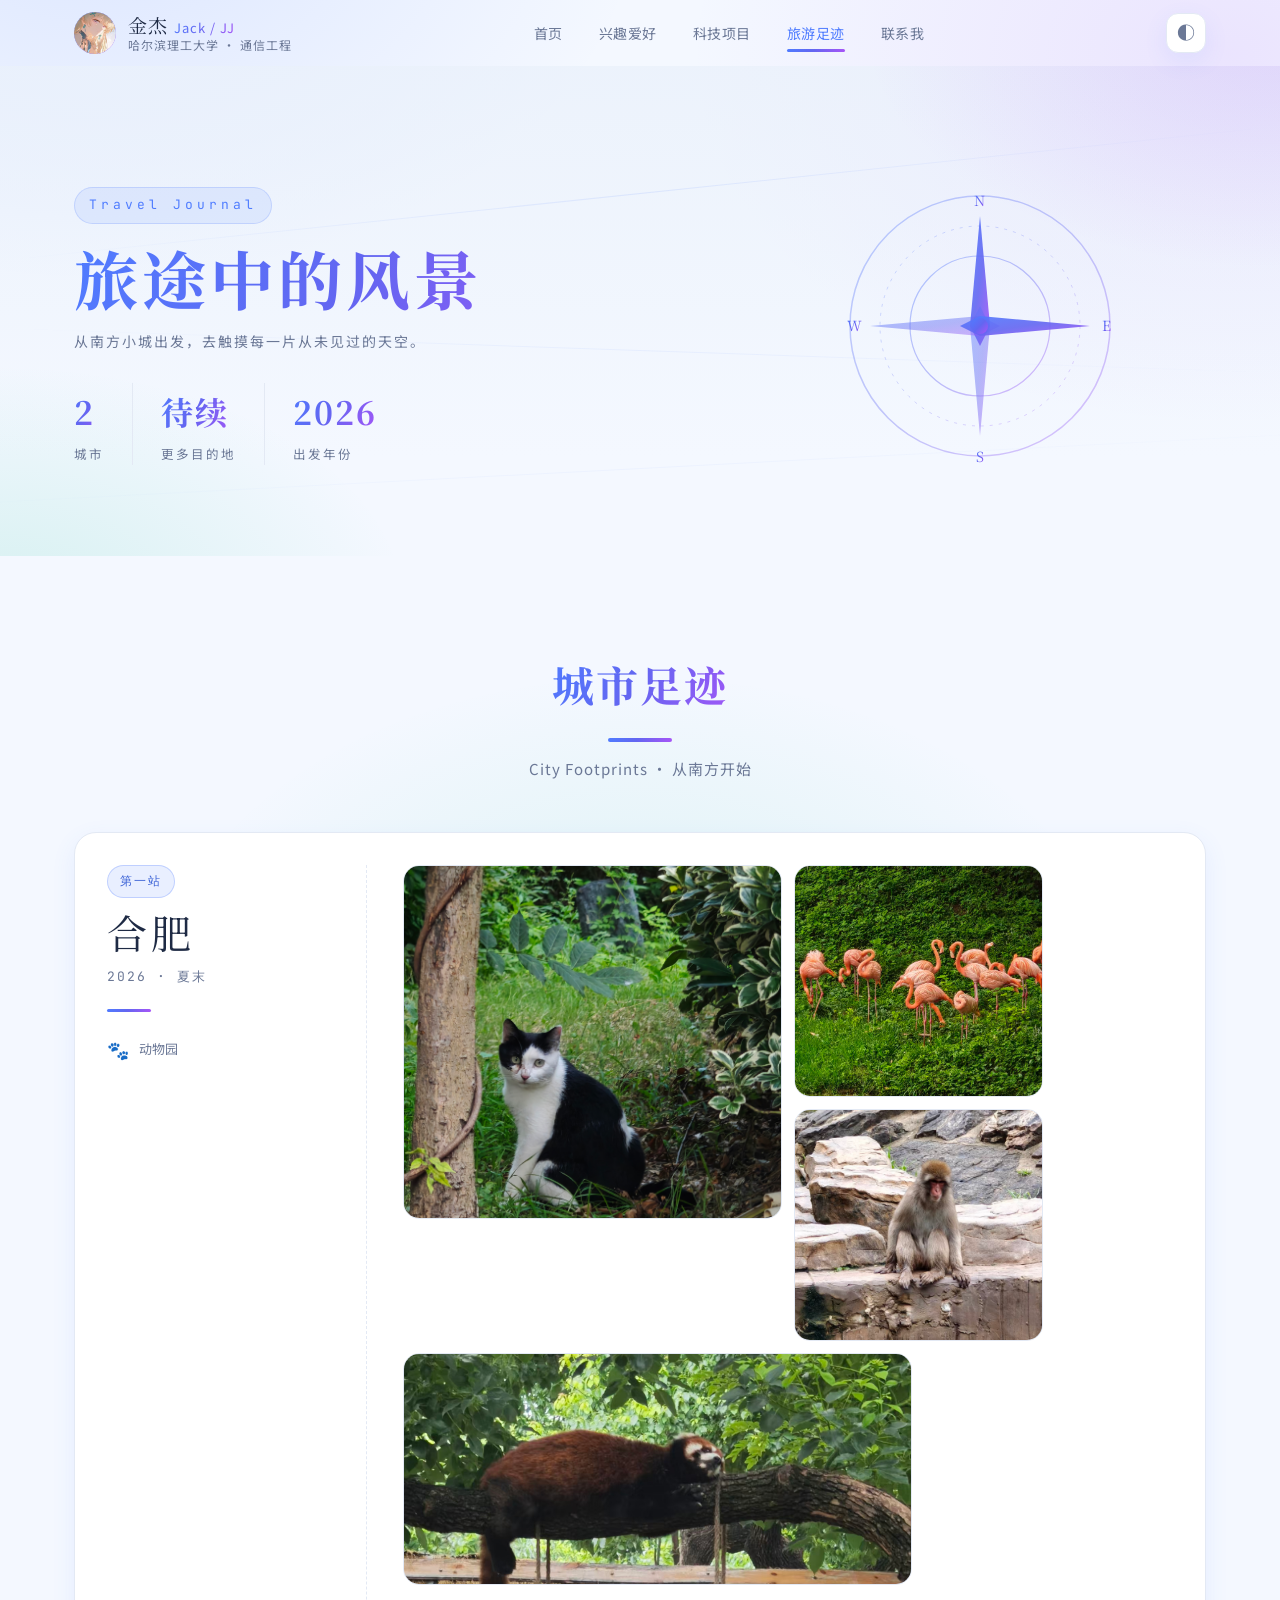
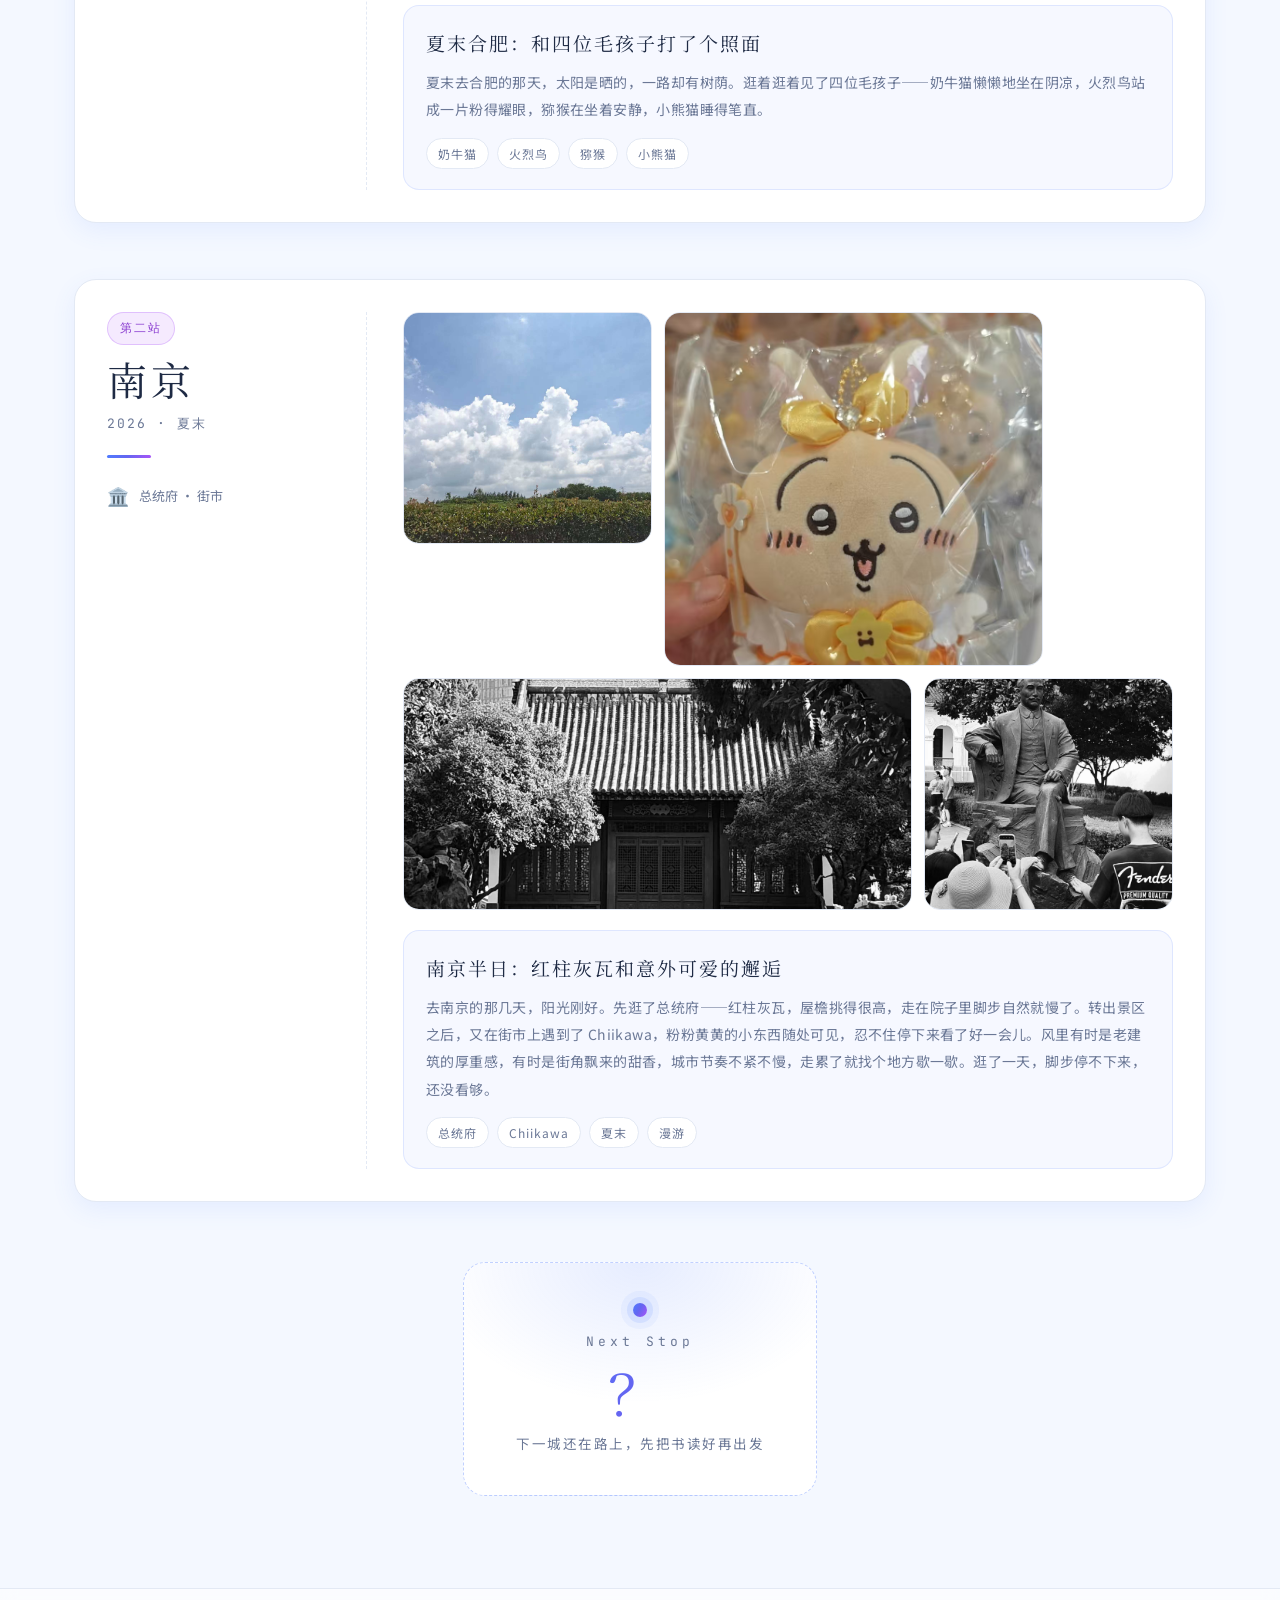
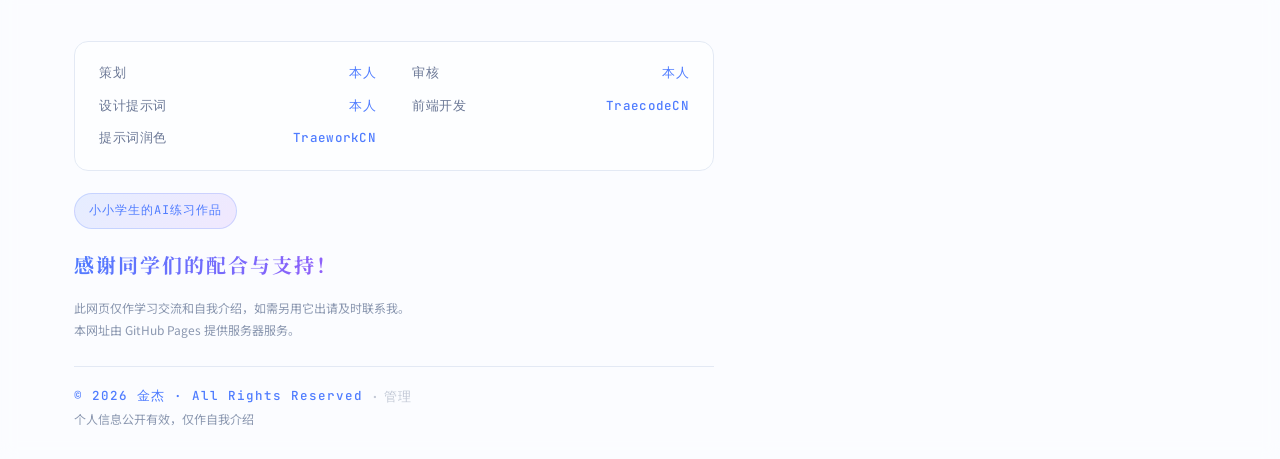
<file: travel.html>
<!DOCTYPE html>
<html lang="zh-CN"><head>
<meta charset="UTF-8">
<meta name="viewport" content="width=device-width,initial-scale=1.0">
<script>(function(){try{var t=localStorage.getItem('jj-theme');if(t==='dark'||(!t&&matchMedia('(prefers-color-scheme: dark)').matches)){document.documentElement.setAttribute('data-theme','dark');}}catch(e){}})();</script>
<title>旅游足迹 · 金杰</title>
<link rel="preconnect" href="https://fonts.googleapis.com">
<link rel="preconnect" href="https://fonts.gstatic.com" crossorigin="">
<link href="https://fonts.googleapis.com/css2?family=Noto+Sans+SC:wght@400;500;700&amp;family=Noto+Serif+SC:wght@500;700;900&amp;family=JetBrains+Mono:wght@400;500&amp;display=swap" rel="stylesheet">
<link rel="icon" type="image/svg+xml" href="favicon.svg">
<link rel="stylesheet" href="css/style.css">
<link rel="stylesheet" href="css/pages/travel.css">
</head>
<body class="sub-page">
<div class="page-wrap">
  <nav class="nav scrolled">
    <div class="nav-inner">
      <a class="nav-brand" href="index.html">
        <span class="nav-avatar" aria-label="个人头像">
          <img src="assets/avatar.jpg" alt="金杰·头像" onerror="this.style.display='none';this.nextElementSibling.style.display='flex';">
          <span class="av-ph">头</span>
        </span>
        <span class="brand-name">金杰<em>Jack / JJ</em></span>
        <span class="brand-school">哈尔滨理工大学 · 通信工程</span>
      </a>
      <button class="nav-toggle" aria-label="菜单"><span></span><span></span><span></span></button>
      <ul class="nav-links">
        <li><a class="nav-link" href="index.html">首页</a></li>
        <li><a class="nav-link" href="interest.html">兴趣爱好</a></li>
        <li><a class="nav-link" href="tech.html">科技项目</a></li>
        <li><a class="nav-link active" href="travel.html">旅游足迹</a></li>
        <li><a class="nav-link" href="contact.html">联系我</a></li>
      </ul>
      <div class="nav-actions">
        <button class="theme-toggle" aria-label="切换主题">
          <span class="moon">☾</span><span class="sun">☀</span><span class="auto">◐</span>
        </button>
      </div>
    </div>
  </nav>

  <main>
    <section class="sub-hero travel-hero">
      <div class="hero-overlay"><span class="th-line l1"></span><span class="th-line l2"></span><span class="th-line l3"></span></div>
      <div class="container hero-inner">
        <div class="th-left">
          <div class="th-eyebrow">Travel Journal</div>
          <h1>旅途中的风景</h1>
          <p class="th-desc">从南方小城出发，去触摸每一片从未见过的天空。</p>
          <div class="th-stats">
            <div><strong>2</strong><span>城市</span></div>
            <div><strong>待续</strong><span>更多目的地</span></div>
            <div><strong>2026</strong><span>出发年份</span></div>
          </div>
        </div>
        <div class="th-right">
          <svg viewBox="0 0 300 300" aria-hidden="true" class="th-compass">
            <defs>
              <linearGradient id="tr-grad" x1="0" y1="0" x2="1" y2="1">
                <stop offset="0%" stop-color="#4f7cff"></stop>
                <stop offset="50%" stop-color="#6366f1"></stop>
                <stop offset="100%" stop-color="#a855f7"></stop>
              </linearGradient>
            </defs>
            <circle cx="150" cy="150" r="130" fill="none" stroke="url(#tr-grad)" stroke-width="1.5" opacity=".35"></circle>
            <circle cx="150" cy="150" r="100" fill="none" stroke="url(#tr-grad)" stroke-width="1" opacity=".25" stroke-dasharray="3 6"></circle>
            <circle cx="150" cy="150" r="70" fill="none" stroke="url(#tr-grad)" stroke-width="1.2" opacity=".4"></circle>
            <polygon points="150,40 160,150 150,170 140,150" fill="url(#tr-grad)" opacity=".9"></polygon>
            <polygon points="150,260 160,150 150,130 140,150" fill="url(#tr-grad)" opacity=".45"></polygon>
            <polygon points="40,150 150,160 170,150 150,140" fill="url(#tr-grad)" opacity=".45"></polygon>
            <polygon points="260,150 150,160 130,150 150,140" fill="url(#tr-grad)" opacity=".9"></polygon>
            <circle cx="150" cy="150" r="8" fill="url(#tr-grad)"></circle>
            <text x="150" y="30" text-anchor="middle" fill="url(#tr-grad)" font-size="14" font-family="Noto Serif SC" letter-spacing="2">N</text>
            <text x="276" y="155" text-anchor="middle" fill="url(#tr-grad)" font-size="14" font-family="Noto Serif SC">E</text>
            <text x="150" y="286" text-anchor="middle" fill="url(#tr-grad)" font-size="14" font-family="Noto Serif SC">S</text>
            <text x="24" y="155" text-anchor="middle" fill="url(#tr-grad)" font-size="14" font-family="Noto Serif SC">W</text>
          </svg>
        </div>
      </div>
    </section>

    <section class="section">
      <div class="container">
        <div class="section-head reveal in">
          <h2>城市足迹</h2>
          <p>City Footprints · 从南方开始</p>
        </div>

        <div class="trip-timeline">

          <article class="trip-card reveal in">
            <div class="tc-side">
              <div class="tc-tag blue">第一站</div>
              <div class="tc-city">合肥</div>
              <div class="tc-date">2026 · 夏末</div>
              <div class="tc-divider"></div>
              <div class="tc-meta"><span class="tm-ico">🐾</span><span>动物园</span></div>
            </div>
            <div class="tc-main">
              <div class="tc-photo-wall pw-hefei">
                <div class="photo ph-lg">
                  <img src="assets/travel/hefei/f7678cd038de62d7a5f8e8ddb7137955.jpg" alt="合肥·主图" loading="lazy">
                </div>
                <div class="photo ph-ph">
                  <img src="assets/travel/hefei/4545ac9a0167f45034851ae76e030454.jpg" alt="合肥·图2" loading="lazy">
                </div>
                <div class="photo ph-ph">
                  <img src="assets/travel/hefei/402deaa379cce04b29afeaeb94456546.jpg" alt="合肥·图3" loading="lazy">
                </div>
                <div class="photo ph-wide">
                  <img src="assets/travel/hefei/646e1c47d39d88926d569ce094bc94b9.jpg" alt="合肥·横图" loading="lazy">
                </div>
              </div>
              <div class="tc-story">
                <p class="tc-title">夏末合肥：和四位毛孩子打了个照面</p>
                <p class="tc-body">夏末去合肥的那天，太阳是晒的，一路却有树荫。逛着逛着见了四位毛孩子——奶牛猫懒懒地坐在阴凉，火烈鸟站成一片粉得耀眼，猕猴在坐着安静，小熊猫睡得笔直。</p>
                <div class="tc-tags">
                  <span class="mini-tag">奶牛猫</span>
                  <span class="mini-tag">火烈鸟</span>
                  <span class="mini-tag">猕猴</span>
                  <span class="mini-tag">小熊猫</span>
                </div>
              </div>
            </div>
          </article>

          <article class="trip-card reveal in">
            <div class="tc-side">
              <div class="tc-tag purple">第二站</div>
              <div class="tc-city">南京</div>
              <div class="tc-date">2026 · 夏末</div>
              <div class="tc-divider"></div>
              <div class="tc-meta"><span class="tm-ico">🏛️</span><span>总统府 · 街市</span></div>
            </div>
            <div class="tc-main">
              <div class="tc-photo-wall pw-nanjing">
                <div class="photo ph-ph">
                  <img src="assets/travel/nanjing/60f50ce2691cbbb03e3484d9fabe90cb.jpg" alt="南京·图1" loading="lazy">
                </div>
                <div class="photo ph-lg">
                  <img src="assets/travel/nanjing/f61604bb354964eb9a1aa11b0d39217c.jpg" alt="南京·主图" loading="lazy">
                </div>
                <div class="photo ph-wide">
                  <img src="assets/travel/nanjing/6eb9cc881ae195fac45c3ae72260ce6e.jpg" alt="南京·横图" loading="lazy">
                </div>
                <div class="photo ph-ph">
                  <img src="assets/travel/nanjing/6f66497027005d2b7a292ac19c3bbefe.jpg" alt="南京·图4" loading="lazy">
                </div>
              </div>
              <div class="tc-story">
                <p class="tc-title">南京半日：红柱灰瓦和意外可爱的邂逅</p>
                <p class="tc-body">去南京的那几天，阳光刚好。先逛了总统府——红柱灰瓦，屋檐挑得很高，走在院子里脚步自然就慢了。转出景区之后，又在街市上遇到了 Chiikawa，粉粉黄黄的小东西随处可见，忍不住停下来看了好一会儿。风里有时是老建筑的厚重感，有时是街角飘来的甜香，城市节奏不紧不慢，走累了就找个地方歇一歇。逛了一天，脚步停不下来，还没看够。</p>
                <div class="tc-tags">
                  <span class="mini-tag">总统府</span>
                  <span class="mini-tag">Chiikawa</span>
                  <span class="mini-tag">夏末</span>
                  <span class="mini-tag">漫游</span>
                </div>
              </div>
            </div>
          </article>

        </div>

        <div class="trip-next reveal in">
          <div class="tn-card">
            <div class="tn-dot"></div>
            <div class="tn-label">Next Stop</div>
            <div class="tn-city">？</div>
            <div class="tn-desc">下一城还在路上，先把书读好再出发</div>
          </div>
        </div>

      </div>
    </section>
  </main>

  <footer class="footer">
    <div class="container">
      <div class="footer-inner">
        <div class="footer-credits">
          <div class="credit-list">
            <div class="credit-item"><span class="cr-role">策划</span><span class="cr-name">本人</span></div>
            <div class="credit-item"><span class="cr-role">审核</span><span class="cr-name">本人</span></div>
            <div class="credit-item"><span class="cr-role">设计提示词</span><span class="cr-name">本人</span></div>
            <div class="credit-item"><span class="cr-role">前端开发</span><span class="cr-name">TraecodeCN</span></div>
            <div class="credit-item"><span class="cr-role">提示词润色</span><span class="cr-name">TraeworkCN</span></div>
          </div>
          <p class="credit-tag">小小学生的AI练习作品</p>
          <p class="credit-thanks">感谢同学们的配合与支持！</p>
          <p class="credit-note">此网页仅作学习交流和自我介绍，如需另用它出请及时联系我。</p>
          <p class="credit-note">本网址由 GitHub Pages 提供服务器服务。</p>
          <p class="copyright">© 2026 金杰 · All Rights Reserved</p>
          <p class="credit-note">个人信息公开有效，仅作自我介绍</p>
        </div>
      </div>
    </div>
  </footer>
  <button class="footer-top show" aria-label="返回顶部">↑</button>
</div>
<script src="js/nav.js"></script>
<script src="js/effects.js"></script>
<script src="js/pages/travel.js"></script>
<script src="js/lightbox.js"></script>
<script src="js/editor.js"></script>

</body></html>
</file>
<file: css/style.css>
:root{
  --bg:#f4f8ff;
  --bg-soft:#eaf1fb;
  --card:#ffffff;
  --card-2:#f7fbff;
  --accent:#4f7cff;
  --accent-2:#1ec39a;
  --accent-3:#a855f7;
  --accent-4:#ff7a66;
  --text:#1e2a44;
  --text-dim:#6b7896;
  --border:#e3e9f4;
  --radius:18px;
  --shadow:0 8px 24px rgba(79,124,255,.09);
  --shadow-hover:0 20px 46px rgba(79,124,255,.20);
  --grad:linear-gradient(120deg,#4f7cff 0%,#6366f1 45%,#a855f7 100%);
  --nav-bg:rgba(255,255,255,.78);
  --nav-shadow:0 6px 24px rgba(79,124,255,.10);
  --footer-bg:rgba(255,255,255,.6);
  --serif:'Noto Serif SC',serif;
  --sans:'Noto Sans SC',sans-serif;
  --mono:'JetBrains Mono','Fira Code',monospace;
  --maxw:1180px;
}
html[data-theme="dark"]{
  --bg:#0c0e12;
  --bg-soft:#101319;
  --card:#181c24;
  --card-2:#14171d;
  --accent:#7a9bff;
  --accent-2:#3ee8bf;
  --accent-3:#c996ff;
  --accent-4:#ffa08f;
  --text:#f0f3fb;
  --text-dim:#a7afc3;
  --border:#272c38;
  --shadow:0 12px 30px rgba(0,0,0,.52);
  --shadow-hover:0 26px 58px rgba(0,0,0,.68);
  --grad:linear-gradient(120deg,#7a9bff 0%,#8b98ff 45%,#c996ff 100%);
  --nav-bg:rgba(12,14,18,.78);
  --nav-shadow:0 8px 28px rgba(0,0,0,.55);
  --footer-bg:rgba(12,14,18,.7);
}
html[data-theme="dark"] body{
  position:relative;
  background-color:#0c0e12;
}
html[data-theme="dark"] body::before{
  content:"";position:fixed;inset:0;z-index:-2;pointer-events:none;
  background-color:#0c0e12;
}
html[data-theme="dark"] body::after{
  content:"";position:fixed;inset:0;z-index:-1;pointer-events:none;
  background:
    radial-gradient(1000px 720px at 8% -18%,rgba(122,155,255,.15),transparent 62%),
    radial-gradient(900px 680px at 96% 0%,rgba(201,150,255,.13),transparent 64%),
    radial-gradient(900px 620px at 52% 118%,rgba(62,232,191,.11),transparent 62%);
}
*{margin:0;padding:0;box-sizing:border-box}
html{scroll-behavior:smooth}
body{
  font-family:var(--sans);
  color:var(--text);
  background:
    radial-gradient(900px 620px at 8% -10%,rgba(79,124,255,.14),transparent 60%),
    radial-gradient(900px 620px at 96% 6%,rgba(168,85,247,.12),transparent 60%),
    radial-gradient(820px 560px at 50% 112%,rgba(30,195,154,.12),transparent 60%),
    var(--bg);
  background-attachment:fixed;
  line-height:1.75;
  -webkit-font-smoothing:antialiased;
  overflow-x:hidden;
  transition:background .4s ease,color .4s ease;
}
a{color:inherit;text-decoration:none}
img{max-width:100%;display:block}
ul{list-style:none}
.container{max-width:var(--maxw);margin:0 auto;padding:0 24px}
.serif{font-family:var(--serif)}
.mono{font-family:var(--mono)}
.accent{color:var(--accent)}
.accent-2{color:var(--accent-2)}
.grad-text{
  background:var(--grad);
  -webkit-background-clip:text;background-clip:text;
  -webkit-text-fill-color:transparent;color:transparent;
}

.page-wrap{min-height:100vh;display:flex;flex-direction:column}
main{flex:1}
.section{padding:92px 0}
.section-head{margin-bottom:50px;text-align:center}
.section-head h2{
  font-family:var(--serif);font-size:clamp(28px,4vw,42px);letter-spacing:2px;
  background:var(--grad);-webkit-background-clip:text;background-clip:text;
  -webkit-text-fill-color:transparent;color:transparent;display:inline-block;
}
.section-head h2::after{
  content:"";display:block;width:64px;height:4px;margin:16px auto 0;
  background:var(--grad);border-radius:3px;
}
.section-head p{color:var(--text-dim);margin-top:14px;font-size:15px;letter-spacing:1px}

.nav{
  position:fixed;top:0;left:0;right:0;z-index:100;
  transition:background .4s,backdrop-filter .4s,border-color .4s,box-shadow .4s;
  border-bottom:1px solid transparent;
}
.nav.scrolled{
  background:var(--nav-bg);
  backdrop-filter:blur(16px) saturate(1.4);
  -webkit-backdrop-filter:blur(16px) saturate(1.4);
  border-color:rgba(227,233,244,.9);
  box-shadow:var(--nav-shadow);
}
html[data-theme="dark"] .nav.scrolled{border-color:rgba(37,48,84,.9)}
.nav-inner{max-width:var(--maxw);margin:0 auto;padding:10px 24px;height:auto;min-height:66px;display:flex;align-items:center;justify-content:space-between;gap:16px}
.nav-brand{display:grid;grid-template-columns:auto 1fr;grid-template-rows:auto auto;column-gap:12px;row-gap:2px;min-width:0}
.nav-avatar{
  position:relative;display:flex;align-items:center;justify-content:center;flex-shrink:0;
  grid-column:1;grid-row:1 / span 2;align-self:center;
  width:42px;height:42px;border-radius:50%;overflow:hidden;
  background:linear-gradient(135deg,rgba(79,124,255,.22),rgba(168,85,247,.22));
}
.nav-avatar::before{
  content:"";position:absolute;inset:-1.8px;border-radius:50%;padding:1.8px;z-index:2;
  background:linear-gradient(135deg,#4f7cff,#6366f1 50%,#a855f7);
  -webkit-mask:linear-gradient(#000 0 0) content-box,linear-gradient(#000 0 0);
  -webkit-mask-composite:xor;mask-composite:exclude;pointer-events:none;
}
.nav-avatar img{width:100%;height:100%;object-fit:cover;display:block}
.nav-avatar .av-ph{
  position:absolute;inset:0;display:none;align-items:center;justify-content:center;z-index:1;
  font-family:var(--serif);font-size:16px;letter-spacing:1px;color:rgba(79,124,255,.68);
}
.nav-brand .brand-name{font-family:var(--serif);font-size:19px;letter-spacing:1px;color:var(--text);white-space:nowrap;line-height:1.15;grid-column:2;grid-row:1;align-self:end}
.nav-brand .brand-name em{font-style:normal;font-size:13px;margin-left:6px;font-family:var(--sans);background:var(--grad);-webkit-background-clip:text;background-clip:text;-webkit-text-fill-color:transparent;color:transparent}
.nav-brand .brand-school{font-size:12px;color:var(--text-dim);letter-spacing:1px;white-space:nowrap;line-height:1.15;grid-column:2;grid-row:2;align-self:start}
.nav-links{display:flex;align-items:center;gap:6px}
.nav-actions{display:flex;align-items:center;gap:8px}
.theme-toggle{
  width:40px;height:40px;border-radius:12px;border:1px solid var(--border);background:var(--card);
  display:flex;align-items:center;justify-content:center;cursor:pointer;font-size:18px;color:var(--text-dim);
  box-shadow:var(--shadow);transition:transform .25s,box-shadow .25s,color .25s,background .25s,border-color .25s;
}
.theme-toggle:hover{transform:rotate(-12deg) scale(1.08);color:var(--accent);border-color:rgba(79,124,255,.45);box-shadow:var(--shadow-hover)}
.theme-toggle:active{transform:scale(.94)}
.theme-toggle .sun,.theme-toggle .moon,.theme-toggle .auto{display:none}
.theme-toggle[data-mode="light"] .sun{display:inline-block}
.theme-toggle[data-mode="dark"] .moon{display:inline-block}
.theme-toggle[data-mode="auto"] .auto{display:inline-block}
.nav-link{
  position:relative;padding:9px 15px;font-size:14px;color:var(--text-dim);border-radius:10px;
  transition:color .25s cubic-bezier(.2,.7,.2,1),background .25s cubic-bezier(.2,.7,.2,1),transform .25s cubic-bezier(.2,.7,.2,1);letter-spacing:.5px;display:inline-block;
}
.nav-link:hover{color:var(--accent);background:rgba(79,124,255,.10);transform:scale(1.08)}
.nav-link.active{color:var(--accent)}
.nav-link.active::after{content:"";position:absolute;left:15px;right:15px;bottom:2px;height:3px;background:var(--grad);border-radius:3px}
.nav-toggle{display:none;flex-direction:column;gap:5px;background:none;border:none;cursor:pointer;padding:8px}
.nav-toggle span{width:22px;height:2px;background:var(--text);border-radius:2px;transition:transform .3s,opacity .3s,background .3s}
.nav-toggle:hover span{background:var(--accent)}
.nav-toggle.open span:nth-child(1){transform:translateY(7px) rotate(45deg);background:var(--accent)}
.nav-toggle.open span:nth-child(2){opacity:0}
.nav-toggle.open span:nth-child(3){transform:translateY(-7px) rotate(-45deg);background:var(--accent)}

.card{
  background:var(--card);border:1px solid var(--border);border-radius:var(--radius);
  padding:28px;box-shadow:var(--shadow);
  transition:transform .35s cubic-bezier(.2,.7,.2,1),box-shadow .35s,border-color .35s;
}
.card:hover{transform:translateY(-6px) scale(1.03);box-shadow:var(--shadow-hover);border-color:rgba(79,124,255,.5)}

.btn{
  display:inline-flex;align-items:center;gap:8px;padding:12px 24px;border-radius:12px;
  font-size:14px;letter-spacing:1px;cursor:pointer;border:1px solid var(--border);
  background:var(--card);color:var(--text);box-shadow:var(--shadow);
  transition:transform .2s cubic-bezier(.2,.7,.2,1),box-shadow .25s,color .25s,background .25s,border-color .25s;
}
.btn:hover{transform:translateY(-2px) scale(1.04);border-color:var(--accent);color:var(--accent);background:rgba(79,124,255,.06);box-shadow:var(--shadow-hover)}
.btn:active{transform:translateY(1px) scale(.98);box-shadow:none}
.btn-primary{background:var(--grad);border-color:transparent;color:#fff;box-shadow:0 10px 26px rgba(79,124,255,.32)}
.btn-primary:hover{filter:brightness(1.06);color:#fff;background:var(--grad);box-shadow:0 16px 38px rgba(99,102,241,.44)}
.btn-primary:active{filter:brightness(.95);box-shadow:0 6px 14px rgba(99,102,241,.38)}

.tag{
  display:inline-block;padding:6px 13px;font-size:12.5px;border-radius:999px;
  background:rgba(79,124,255,.10);color:#3b62d6;border:1px solid rgba(79,124,255,.22);
  letter-spacing:.5px;cursor:default;transition:transform .25s cubic-bezier(.2,.7,.2,1),background .25s cubic-bezier(.2,.7,.2,1),color .25s cubic-bezier(.2,.7,.2,1),border-color .25s cubic-bezier(.2,.7,.2,1);
}
.tag:hover{transform:scale(1.08);background:rgba(79,124,255,.18);color:#1e2a44}
.tag.green{background:rgba(30,195,154,.12);color:#109e7d;border-color:rgba(30,195,154,.26)}
.tag.green:hover{background:rgba(30,195,154,.22)}
.tag.purple{background:rgba(168,85,247,.12);color:#8b3fd1;border-color:rgba(168,85,247,.26)}
.tag.purple:hover{background:rgba(168,85,247,.22)}
.tag.orange{background:rgba(255,122,102,.13);color:#e0573f;border-color:rgba(255,122,102,.28)}
.tag.orange:hover{background:rgba(255,122,102,.24)}

.reveal{opacity:0;transform:translateY(30px);transition:opacity .8s ease,transform .8s cubic-bezier(.2,.7,.2,1)}
.reveal.in{opacity:1;transform:none}

.footer{background:var(--footer-bg);backdrop-filter:blur(8px);border-top:1px solid var(--border);padding:52px 0 28px}
.footer-inner{display:flex;justify-content:space-between;gap:32px;flex-wrap:wrap}
.footer-credits{text-align:left;color:var(--text-dim);font-size:13px;line-height:1.8;max-width:640px;width:100%}
.footer-credits .credit-list{
  display:grid;grid-template-columns:repeat(2,1fr);gap:10px 36px;margin-bottom:22px;
  padding:20px 24px;border-radius:14px;
  background:rgba(255,255,255,.45);border:1px solid var(--border);
}
html[data-theme="dark"] .footer-credits .credit-list{background:rgba(21,29,53,.5)}
.footer-credits .credit-item{
  display:flex;align-items:center;justify-content:space-between;gap:12px;
  font-family:var(--mono);font-size:12.5px;
}
.footer-credits .cr-role{color:var(--text-dim);letter-spacing:.5px}
.footer-credits .cr-name{color:var(--accent);font-weight:500;letter-spacing:.3px}
.footer-credits .credit-tag{
  display:inline-block;font-family:var(--mono);font-size:12px;letter-spacing:1px;
  padding:6px 14px;border-radius:999px;margin-bottom:18px;
  background:linear-gradient(135deg,rgba(79,124,255,.12),rgba(168,85,247,.12));
  color:var(--accent);border:1px solid rgba(79,124,255,.22);
}
.footer-credits .credit-thanks{
  font-family:var(--serif);font-size:clamp(16px,2.2vw,20px);letter-spacing:2px;margin-bottom:14px;
  background:linear-gradient(120deg,var(--accent),var(--accent-3) 55%,var(--accent-2));
  -webkit-background-clip:text;background-clip:text;-webkit-text-fill-color:transparent;color:transparent;
  font-weight:700;
}
.footer-credits .credit-note{font-size:12px;color:#8b97b0;max-width:520px;line-height:1.9}
html[data-theme="dark"] .footer-credits .credit-note{color:#8a99b8}
.footer-credits .copyright{margin-top:24px;padding-top:18px;border-top:1px solid var(--border);font-family:var(--mono);font-size:12.5px;letter-spacing:1px;color:var(--accent);font-weight:500}
.footer-top{
  position:fixed;right:24px;bottom:24px;width:48px;height:48px;border-radius:50%;
  background:var(--card);backdrop-filter:blur(8px);border:1px solid var(--border);color:var(--accent);
  display:flex;align-items:center;justify-content:center;cursor:pointer;font-size:20px;
  box-shadow:var(--shadow);opacity:0;pointer-events:none;transform:translateY(12px);transition:all .35s;z-index:90;
}
.footer-top.show{opacity:1;pointer-events:auto;transform:none}
.footer-top:hover{transform:scale(1.12);background:var(--grad);border-color:transparent;color:#fff}

.section-indicator{
  position:fixed;left:50%;top:50%;transform:translate(-50%,-48%) scale(.92);
  padding:12px 26px;border-radius:999px;z-index:120;pointer-events:none;
  background:rgba(20,28,48,.8);backdrop-filter:blur(14px);color:#fff;
  font-family:var(--serif);font-size:15px;letter-spacing:1.5px;white-space:nowrap;
  border:1px solid rgba(126,154,255,.35);box-shadow:0 10px 30px rgba(99,102,241,.25);
  opacity:0;transition:opacity .3s,transform .35s cubic-bezier(.2,.7,.2,1);
}
.section-indicator.show{opacity:1;transform:translate(-50%,-50%) scale(1)}
html[data-theme="dark"] .section-indicator{
  background:rgba(10,13,20,.88);border-color:rgba(126,154,255,.55);
  box-shadow:0 10px 36px rgba(122,155,255,.22);
}

.sub-page main{padding-top:66px}
.sub-hero{
  position:relative;text-align:center;padding:84px 24px 44px;
  background:
    radial-gradient(680px 360px at 50% 0%,rgba(79,124,255,.16),transparent 70%),
    linear-gradient(180deg,rgba(234,241,251,.6),transparent 80%);
}
.sub-hero h1{font-family:var(--serif);font-size:clamp(32px,5vw,52px);letter-spacing:4px;background:var(--grad);-webkit-background-clip:text;background-clip:text;-webkit-text-fill-color:transparent;color:transparent}
.sub-hero p{color:var(--text-dim);margin-top:12px;letter-spacing:2px;font-size:14px}
.placeholder{
  border:1px dashed var(--border);border-radius:var(--radius);padding:52px;text-align:center;
  color:var(--text-dim);background:rgba(255,255,255,.55);box-shadow:var(--shadow);
  transition:transform .3s,box-shadow .3s;
}
.placeholder:hover{transform:translateY(-4px) scale(1.01);box-shadow:var(--shadow-hover)}
.placeholder .ph-icon{font-size:40px;margin-bottom:14px;opacity:.7}
.placeholder p{font-size:14px;letter-spacing:1px}

@media (max-width:860px){
  .nav-toggle{display:flex}
  .nav-links{
    position:fixed;top:66px;left:0;right:0;flex-direction:column;align-items:stretch;gap:0;
    padding:8px 18px 18px;background:rgba(255,255,255,.96);backdrop-filter:blur(16px);
    border-bottom:1px solid var(--border);box-shadow:0 10px 30px rgba(79,124,255,.12);
    transform:translateY(-12px);opacity:0;pointer-events:none;transition:opacity .3s,transform .3s;
  }
  .nav-links.open{transform:none;opacity:1;pointer-events:auto}
  .nav-link{padding:14px 12px;border-radius:10px}
  .nav-link.active::after{left:12px;right:auto;width:26px}
  .nav-brand .brand-school{display:none}
  .section{padding:66px 0}
  .footer-credits .credit-list{grid-template-columns:1fr;gap:8px;padding:16px 18px}
  .footer{padding:40px 0 22px}
}
@media (max-width:520px){
  .footer-credits .credit-thanks{font-size:16px;letter-spacing:1.5px}
  .footer-credits .credit-tag{font-size:11px;padding:5px 12px}
}
.hero-tags .tag,.tag-cloud .tag{cursor:pointer;position:relative}
.hero-tags .tag::after,.tag-cloud .tag::after{
  content:"";position:absolute;inset:-18px;z-index:1;border-radius:999px;background:transparent
}
.p5-tooltip{
  position:fixed;z-index:9999;pointer-events:none;
  min-width:180px;max-width:280px;
  border:2.5px solid transparent;
  background:linear-gradient(var(--card),var(--card)) padding-box,var(--grad) border-box;
  color:var(--text);
  padding:14px 16px 15px;
  font-family:'Noto Sans SC',sans-serif;
  clip-path:polygon(12px 0,100% 0,100% calc(100% - 12px),calc(100% - 12px) 100%,0 100%,0 12px);
  box-shadow:var(--shadow-hover);
  opacity:0;transform:scale(.7) rotate(-1.5deg);
  transition:opacity .22s,transform .28s cubic-bezier(.2,.9,.3,1.3);
}
.p5-tooltip.p5-in{opacity:1;transform:scale(1) rotate(-.5deg);pointer-events:auto}
.p5-tooltip .p5-title{
  background:var(--grad);-webkit-background-clip:text;background-clip:text;-webkit-text-fill-color:transparent;color:transparent;
  font-weight:900;font-size:14.5px;letter-spacing:1.5px;
  margin-bottom:8px;display:flex;align-items:center;gap:6px
}
.p5-tooltip .p5-title::before{
  content:"!";display:inline-flex;width:18px;height:18px;border-radius:50%;
  background:var(--grad);color:#fff;font-weight:900;justify-content:center;align-items:center;font-size:11px;
  box-shadow:0 0 0 1.5px var(--card) inset
}
.p5-tooltip .p5-desc{font-size:12.5px;line-height:1.7;letter-spacing:.3px;color:var(--text)}
.p5-tooltip .p5-stripes{
  position:absolute;top:0;right:0;width:42px;height:100%;pointer-events:none;
  background:repeating-linear-gradient(135deg,rgba(79,124,255,.10) 0 2px,rgba(168,85,247,.08) 2px 4px,transparent 4px 8px);
  clip-path:polygon(30% 0,100% 0,100% 100%,0 100%)
}
.p5-tooltip::after{
  content:"";position:absolute;display:block;width:0;height:0;border:9px solid transparent
}
.p5-tooltip::before{
  content:"";position:absolute;display:block;width:0;height:0;border:6.5px solid transparent;z-index:1
}
.p5-tooltip.dir-top::after{bottom:-18px;left:50%;transform:translateX(-50%) rotate(180deg);border-top-color:var(--accent-3)}
.p5-tooltip.dir-top::before{bottom:-13px;left:50%;transform:translateX(-50%) rotate(180deg);border-top-color:var(--card)}
.p5-tooltip.dir-bottom::after{top:-18px;left:50%;transform:translateX(-50%);border-bottom-color:var(--accent-3)}
.p5-tooltip.dir-bottom::before{top:-13px;left:50%;transform:translateX(-50%);border-bottom-color:var(--card)}
.p5-tooltip.dir-left::after{right:-18px;top:50%;transform:translateY(-50%) rotate(-90deg);border-left-color:var(--accent-3)}
.p5-tooltip.dir-left::before{right:-13px;top:50%;transform:translateY(-50%) rotate(-90deg);border-left-color:var(--card)}
.p5-tooltip.dir-right::after{left:-18px;top:50%;transform:translateY(-50%) rotate(90deg);border-right-color:var(--accent-3)}
.p5-tooltip.dir-right::before{left:-13px;top:50%;transform:translateY(-50%) rotate(90deg);border-right-color:var(--card)}

html[data-theme="dark"] .sub-hero{
  background:
    radial-gradient(680px 360px at 50% 0%,rgba(122,155,255,.20),transparent 70%),
    linear-gradient(180deg,rgba(24,28,36,.55),transparent 80%);
}
html[data-theme="dark"] .nav.scrolled{border-color:rgba(39,44,56,.9)}
html[data-theme="dark"] .tag{color:#eef1ff;border-color:rgba(122,155,255,.28);background:rgba(122,155,255,.12)}
html[data-theme="dark"] .tag:hover{color:#fff;background:rgba(122,155,255,.22)}
html[data-theme="dark"] .tag.green{color:#52f0c2;border-color:rgba(62,232,191,.28);background:rgba(62,232,191,.12)}
html[data-theme="dark"] .tag.green:hover{background:rgba(62,232,191,.22)}
html[data-theme="dark"] .tag.purple{color:#f1daff;border-color:rgba(201,150,255,.30);background:rgba(201,150,255,.12)}
html[data-theme="dark"] .tag.purple:hover{background:rgba(201,150,255,.22)}
html[data-theme="dark"] .tag.orange{color:#ffc0b2;border-color:rgba(255,160,143,.30);background:rgba(255,160,143,.13)}
html[data-theme="dark"] .tag.orange:hover{background:rgba(255,160,143,.24)}
html[data-theme="dark"] .placeholder{background:rgba(24,28,36,.7);border-color:var(--border)}
html[data-theme="dark"] .footer-credits .credit-list{background:rgba(24,28,36,.55);border-color:var(--border)}
@media (max-width:860px){
  html[data-theme="dark"] .nav-links{
    background:rgba(12,14,18,.96);border-color:rgba(39,44,56,.9);
    box-shadow:0 10px 30px rgba(0,0,0,.55);
  }
}
</file>
<file: css/pages/index.css>
.hero{
  position:relative;min-height:100vh;display:flex;align-items:center;overflow:hidden;
  background:
    radial-gradient(420px 420px at 18% 22%,rgba(79,124,255,.22),transparent 70%),
    radial-gradient(420px 420px at 84% 18%,rgba(168,85,247,.20),transparent 70%),
    radial-gradient(480px 480px at 70% 88%,rgba(30,195,154,.18),transparent 70%),
    radial-gradient(380px 380px at 12% 80%,rgba(255,122,102,.14),transparent 70%),
    linear-gradient(180deg,#f8fbff 0%,#eef3fb 100%);
}
html[data-theme="dark"] .hero{
  background:
    radial-gradient(560px 560px at 18% 22%,rgba(122,155,255,.22),transparent 65%),
    radial-gradient(540px 540px at 84% 18%,rgba(201,150,255,.18),transparent 65%),
    radial-gradient(600px 600px at 70% 88%,rgba(62,232,191,.14),transparent 65%),
    linear-gradient(180deg,#0e1016 0%,#0c0e12 100%);
}
.hero-bg{position:absolute;inset:0;z-index:0;pointer-events:none;overflow:hidden}
.hero-bg .blob{position:absolute;border-radius:50%;filter:blur(28px);opacity:.5;animation:float 14s ease-in-out infinite}
.hero-bg .blob.b1{width:260px;height:260px;left:8%;top:18%;background:rgba(79,124,255,.5)}
.hero-bg .blob.b2{width:300px;height:300px;right:6%;top:14%;background:rgba(168,85,247,.4);animation-delay:-4s}
.hero-bg .blob.b3{width:280px;height:280px;left:60%;bottom:6%;background:rgba(30,195,154,.4);animation-delay:-8s}
html[data-theme="dark"] .hero-bg .blob.b1{background:rgba(122,155,255,.55)}
html[data-theme="dark"] .hero-bg .blob.b2{background:rgba(201,150,255,.42)}
html[data-theme="dark"] .hero-bg .blob.b3{background:rgba(62,232,191,.42)}

.hero-content{position:relative;z-index:2;padding:120px 24px 90px;width:100%}
.hero-grid{
  display:grid;grid-template-columns:minmax(0,1fr);gap:0;align-items:center;
  max-width:var(--maxw);margin:0 auto;
}
.hero-left{min-width:0;text-align:left}
.hero-page-title{
  font-family:var(--serif);font-size:clamp(56px,8.6vw,108px);letter-spacing:12px;line-height:1;margin-bottom:20px;font-weight:500;
  color:#8aa0c6;opacity:.62;
}
html[data-theme="dark"] .hero-page-title{color:#eef1ff;opacity:.58}
.hero h1{
  font-family:var(--serif);font-size:clamp(44px,6.6vw,82px);letter-spacing:6px;line-height:1.08;margin:16px 0 6px;font-weight:900;
  background:var(--grad);-webkit-background-clip:text;background-clip:text;-webkit-text-fill-color:transparent;color:transparent;
}
.hero .nickname{
  font-family:var(--sans);font-size:clamp(14px,1.8vw,18px);font-weight:500;letter-spacing:5px;margin-bottom:18px;
  background:linear-gradient(120deg,var(--accent),var(--accent-3));
  -webkit-background-clip:text;background-clip:text;-webkit-text-fill-color:transparent;color:transparent;
}
.hero-tags{display:flex;flex-wrap:wrap;gap:10px;margin-bottom:22px}
.hero-tags .tag{font-size:13px;padding:7px 15px;letter-spacing:1px;cursor:default}
.hero-tags .tag:hover{transform:scale(1.12)}
.hero .subtitle{font-size:clamp(14.5px,2vw,17px);color:var(--text-dim);letter-spacing:2px;margin-bottom:28px}
.hero .subtitle .dot{color:var(--accent);margin:0 8px}
.hero .intro{
  font-size:clamp(13.5px,1.7vw,15.5px);color:var(--text);line-height:2;letter-spacing:.4px;
  background:rgba(255,255,255,.48);padding:18px 22px;border-radius:14px;border:1px solid var(--border);box-shadow:var(--shadow);
}
html[data-theme="dark"] .hero .intro{background:rgba(24,28,36,.6)}
.hero .intro.p1{margin-bottom:14px}
.hero .intro.p2{margin-bottom:32px}
.hero-cta{display:flex;gap:16px;flex-wrap:wrap}

.hero-right{display:flex;align-items:center;justify-content:center}
.hero-avatar{
  position:relative;width:112px;height:112px;border-radius:50%;overflow:hidden;margin:10px 0 16px;
  background:radial-gradient(circle at 30% 30%,rgba(79,124,255,.18),transparent 60%),
             radial-gradient(circle at 70% 70%,rgba(168,85,247,.18),transparent 60%),
             rgba(255,255,255,.55);
  box-shadow:var(--shadow-hover);
  animation:float 9s ease-in-out infinite .8s;
}
html[data-theme="dark"] .hero-avatar{
  background:radial-gradient(circle at 30% 30%,rgba(122,155,255,.22),transparent 60%),
             radial-gradient(circle at 70% 70%,rgba(201,150,255,.22),transparent 60%),
             rgba(24,28,36,.6);
}
.hero-avatar::before{
  content:"";position:absolute;inset:-2.5px;border-radius:50%;padding:2.5px;z-index:2;
  background:linear-gradient(135deg,#4f7cff,#6366f1 50%,#a855f7);
  -webkit-mask:linear-gradient(#000 0 0) content-box,linear-gradient(#000 0 0);
  -webkit-mask-composite:xor;mask-composite:exclude;pointer-events:none;
}
.hero-avatar img{width:100%;height:100%;object-fit:cover;display:block}
.hero-avatar .av-ph{
  position:absolute;inset:0;display:none;align-items:center;justify-content:center;z-index:1;
  font-family:var(--serif);font-size:28px;letter-spacing:3px;
  background:linear-gradient(135deg,rgba(79,124,255,.22),rgba(168,85,247,.22));
  color:rgba(79,124,255,.62);
}
.jie-seal{
  position:relative;width:180px;height:180px;border-radius:50%;overflow:hidden;margin:12px 0 20px;
  background:radial-gradient(circle at 30% 30%,rgba(79,124,255,.18),transparent 60%),
             radial-gradient(circle at 70% 70%,rgba(168,85,247,.18),transparent 60%),
             rgba(255,255,255,.55);
  box-shadow:var(--shadow-hover);
  flex-shrink:0;
}
html[data-theme="dark"] .jie-seal{
  background:radial-gradient(circle at 30% 30%,rgba(122,155,255,.22),transparent 60%),
             radial-gradient(circle at 70% 70%,rgba(201,150,255,.22),transparent 60%),
             rgba(24,28,36,.6);
}
.jie-seal::before{
  content:"";position:absolute;inset:-3px;border-radius:50%;padding:3px;z-index:2;
  background:linear-gradient(135deg,#4f7cff,#6366f1 50%,#a855f7);
  -webkit-mask:linear-gradient(#000 0 0) content-box,linear-gradient(#000 0 0);
  -webkit-mask-composite:xor;mask-composite:exclude;pointer-events:none;
}
.jie-seal img{width:100%;height:100%;object-fit:cover;display:block}
.jie-seal .seal-ph{
  position:absolute;inset:0;display:none;align-items:center;justify-content:center;z-index:1;
  font-family:var(--serif);font-size:32px;letter-spacing:4px;
  background:linear-gradient(135deg,rgba(79,124,255,.22),rgba(168,85,247,.22));
  color:rgba(79,124,255,.68);
}

.ripple{position:absolute;border:1.5px solid rgba(79,124,255,.45);border-radius:50%;animation:ripple 5s ease-out infinite;opacity:0}
.ripple.green{border-color:rgba(30,195,154,.4)}
.ripple.purple{border-color:rgba(168,85,247,.4)}

.preamble{text-align:center;padding:74px 0 30px}
.preamble p{
  font-family:var(--serif);font-size:clamp(18px,2.4vw,24px);letter-spacing:2px;max-width:760px;margin:0 auto;
  background:var(--grad);-webkit-background-clip:text;background-clip:text;-webkit-text-fill-color:transparent;color:transparent;
  animation:breathe 4s ease-in-out infinite;
}

.entry-grid{display:grid;grid-template-columns:repeat(6,1fr);gap:22px}
.entry-card{
  position:relative;background:var(--card);border:1px solid var(--border);border-radius:var(--radius);padding:32px 26px;overflow:hidden;cursor:pointer;
  box-shadow:var(--shadow);display:flex;flex-direction:column;gap:14px;min-height:200px;
  transition:transform .4s cubic-bezier(.2,.7,.2,1),box-shadow .4s,border-color .4s;
}
.entry-card.ec-large{grid-column:span 4;min-height:240px;padding:36px 32px}
.entry-card.ec-small{grid-column:span 2;min-height:200px;padding:26px 22px}
.entry-card.ec-small h3{font-size:19px;letter-spacing:1.5px}
.entry-card.ec-small p{font-size:13px;color:var(--text-dim);line-height:1.75}
.entry-card::before{
  content:"";position:absolute;inset:0;opacity:0;transition:opacity .4s;
  background:linear-gradient(135deg,rgba(79,124,255,.10),rgba(168,85,247,.08) 50%,rgba(30,195,154,.10));
}
.entry-card:hover{transform:translateY(-8px) scale(1.025);box-shadow:var(--shadow-hover);border-color:rgba(79,124,255,.55)}
.entry-card:hover::before{opacity:1}
.entry-card .entry-icon{
  width:58px;height:58px;border-radius:16px;display:flex;align-items:center;justify-content:center;font-size:26px;
  background:linear-gradient(135deg,rgba(79,124,255,.16),rgba(168,85,247,.16));border:1px solid rgba(79,124,255,.28);color:var(--accent);
  position:relative;z-index:1;transition:transform .4s,color .4s;
}
.entry-card.ec-small .entry-icon{width:48px;height:48px;font-size:22px;border-radius:14px}
.entry-card:hover .entry-icon{transform:scale(1.12) rotate(-6deg);color:var(--accent-3)}
.entry-card h3{font-family:var(--serif);font-size:22px;letter-spacing:2px;color:var(--text);position:relative;z-index:1;transition:color .3s}
.entry-card:hover h3{color:var(--accent)}
.entry-card p{font-size:14px;color:var(--text-dim);line-height:1.85;position:relative;z-index:1;flex:1}
.entry-card .entry-arrow{font-size:13px;font-weight:500;color:var(--accent);letter-spacing:1px;position:relative;z-index:1;transition:transform .3s}
.entry-card:hover .entry-arrow{transform:translateX(6px)}
.entry-card .ec-meta{display:flex;align-items:center;gap:10px;position:relative;z-index:1}
.entry-card .ec-tag{
  display:inline-block;font-size:12px;padding:5px 12px;border-radius:999px;letter-spacing:1px;
  background:rgba(79,124,255,.12);color:#3b62d6;border:1px solid rgba(79,124,255,.24);
}
html[data-theme="dark"] .entry-card .ec-tag{color:#eef1ff;border-color:rgba(122,155,255,.28);background:rgba(122,155,255,.12)}
.entry-card .ec-tag.green{background:rgba(30,195,154,.13);color:#109e7d;border-color:rgba(30,195,154,.26)}
.entry-card.ec-travel .entry-icon{background:linear-gradient(135deg,rgba(30,195,154,.16),rgba(79,124,255,.16));color:var(--accent-2)}

@keyframes ripple{0%{width:0;height:0;opacity:.6}100%{width:240px;height:240px;margin-left:-120px;margin-top:-120px;opacity:0}}
@keyframes breathe{0%,100%{opacity:.75}50%{opacity:1}}
@keyframes float{0%,100%{transform:translate(0,0) scale(1)}50%{transform:translate(18px,-22px) scale(1.04)}}

@media (max-width:960px){
  .hero-grid{grid-template-columns:1fr;gap:0}
  .hero-left{text-align:center}
  .hero-tags{justify-content:center}
  .hero-cta{justify-content:center}
  .jie-seal{width:148px;height:148px;margin:10px auto 18px}
  .jie-seal .seal-ph{font-size:26px}
  .entry-grid{grid-template-columns:repeat(4,1fr)}
  .entry-card.ec-large{grid-column:span 4}
  .entry-card.ec-small{grid-column:span 2}
}
@media (max-width:640px){
  .hero-grid{gap:0}
  .hero-page-title{letter-spacing:8px;margin-bottom:14px}
  .jie-seal{width:120px;height:120px;margin:8px auto 14px}
  .jie-seal::before{inset:-2.5px;padding:2.5px}
  .jie-seal .seal-ph{font-size:22px}
  .entry-grid{grid-template-columns:repeat(2,1fr)}
  .entry-card.ec-large,.entry-card.ec-small{grid-column:span 2;min-height:180px;padding:26px 22px}
}
</file>
<file: css/pages/contact.css>
.contact-grid{display:grid;grid-template-columns:repeat(3,1fr);gap:22px;max-width:980px;margin:0 auto}
.contact-card{
  position:relative;background:var(--card);border:1px solid var(--border);border-radius:var(--radius);padding:40px 26px;text-align:center;
  box-shadow:var(--shadow);cursor:pointer;display:flex;flex-direction:column;align-items:center;gap:16px;
  transition:transform .4s cubic-bezier(.2,.7,.2,1),box-shadow .4s,border-color .4s;
}
.contact-card:hover{transform:translateY(-8px) scale(1.04);box-shadow:var(--shadow-hover);border-color:rgba(79,124,255,.5)}
.contact-card .cc-icon{
  width:74px;height:74px;border-radius:22px;display:flex;align-items:center;justify-content:center;font-size:34px;
  background:linear-gradient(135deg,rgba(79,124,255,.18),rgba(168,85,247,.18));border:1px solid rgba(79,124,255,.3);color:var(--accent);
  transition:transform .5s cubic-bezier(.2,.7,.2,1),color .4s,box-shadow .4s;
}
.contact-card:hover .cc-icon{transform:scale(1.14) rotate(-10deg);color:var(--accent-3);box-shadow:0 12px 28px rgba(168,85,247,.28)}
.contact-card h3{font-family:var(--serif);font-size:20px;letter-spacing:1px;color:var(--text);transition:color .3s}
.contact-card:hover h3{color:var(--accent)}
.contact-card .cc-value{font-family:var(--mono);font-size:13.5px;color:var(--text-dim);word-break:break-all;line-height:1.6}
.contact-card .cc-action{font-size:13px;color:var(--accent);letter-spacing:1px;margin-top:auto;padding-top:4px;transition:transform .3s}
.contact-card:hover .cc-action{transform:translateY(2px)}
.contact-card.cc-green .cc-icon{background:linear-gradient(135deg,rgba(30,195,154,.2),rgba(16,185,129,.2));color:#109e7d;border-color:rgba(30,195,154,.32)}
.contact-card.cc-green:hover .cc-icon{color:#0c7a5e}
.contact-card.cc-green:hover h3{color:#109e7d}
.contact-card.cc-green .cc-action{color:#109e7d}
.contact-card.cc-purple .cc-icon{background:linear-gradient(135deg,rgba(168,85,247,.2),rgba(217,70,239,.2));color:#8b3fd1;border-color:rgba(168,85,247,.32)}
.contact-card.cc-purple:hover .cc-icon{color:#5b2a8a}
.contact-card.cc-purple:hover h3{color:#8b3fd1}
.contact-card.cc-purple .cc-action{color:#8b3fd1}

.contact-note{text-align:center;color:var(--text-dim);font-size:13.5px;margin-top:34px;letter-spacing:1px;line-height:1.8}
.contact-note .hl{color:var(--accent);font-weight:500}

.qr-modal{position:fixed;inset:0;z-index:200;display:flex;align-items:center;justify-content:center;padding:24px;background:rgba(15,25,45,.5);backdrop-filter:blur(6px);opacity:0;pointer-events:none;transition:opacity .3s}
.qr-modal.open{opacity:1;pointer-events:auto}
.qr-modal .qr-card{
  background:var(--card);border:1px solid var(--border);border-radius:20px;padding:32px 32px 26px;text-align:center;max-width:340px;width:100%;
  box-shadow:0 30px 70px rgba(15,25,45,.4);transform:scale(.9) translateY(10px);transition:transform .35s cubic-bezier(.2,.7,.2,1);
}
.qr-modal.open .qr-card{transform:none}
.qr-modal .qr-title{font-family:var(--serif);font-size:20px;letter-spacing:1px;color:var(--text);margin-bottom:6px}
.qr-modal .qr-sub{font-size:13px;color:var(--text-dim);margin-bottom:20px}
.qr-modal .qr-img{
  width:240px;height:320px;margin:0 auto 20px;border-radius:16px;display:flex;align-items:center;justify-content:center;
  background:#fff;border:1px solid var(--border);overflow:hidden;
}
.qr-modal .qr-img img{width:100%;height:100%;object-fit:contain;border-radius:16px}
.qr-modal .qr-wx{font-family:var(--mono);font-size:15px;color:var(--accent);margin-bottom:18px;padding:8px 0;border-top:1px solid var(--border);border-bottom:1px solid var(--border)}
.qr-modal .qr-wx span{color:var(--text)}
.qr-modal .qr-close{
  width:42px;height:42px;border-radius:50%;border:1px solid var(--border);background:var(--card);color:var(--text-dim);cursor:pointer;font-size:18px;
  transition:transform .3s,background .3s,color .3s;
}
.qr-modal .qr-close:hover{transform:scale(1.1) rotate(90deg);background:var(--accent);color:#fff;border-color:transparent}

@media (max-width:760px){
  .contact-grid{grid-template-columns:1fr;max-width:360px}
  .contact-card{padding:32px 22px}
}
</file>
<file: css/pages/interest.css>
.interest-block{padding:64px 0;position:relative}
.interest-block+.interest-block{border-top:1px solid var(--border)}
.block-head{margin-bottom:40px;text-align:center}
.block-head h2{font-family:var(--serif);font-size:clamp(24px,3.4vw,34px);letter-spacing:2px;background:var(--grad);-webkit-background-clip:text;background-clip:text;-webkit-text-fill-color:transparent;color:transparent;display:inline-block}
.block-head .sub{color:var(--text-dim);margin-top:10px;font-size:14px;letter-spacing:1px}

.tech-wrap{display:grid;grid-template-columns:1.2fr 1fr;gap:24px;align-items:stretch}
.tech-card{
  background:var(--card);border:1px solid var(--border);border-radius:var(--radius);padding:34px;box-shadow:var(--shadow);
  display:flex;flex-direction:column;gap:18px;transition:transform .35s cubic-bezier(.2,.7,.2,1),box-shadow .35s,border-color .35s;
}
.tech-card:hover{transform:translateY(-6px) scale(1.02);box-shadow:var(--shadow-hover);border-color:rgba(79,124,255,.5)}
.tech-card .ic-head{display:flex;align-items:center;gap:16px}
.tech-card .ic-icon{
  width:56px;height:56px;border-radius:16px;display:flex;align-items:center;justify-content:center;font-size:26px;flex-shrink:0;
  background:linear-gradient(135deg,rgba(79,124,255,.16),rgba(168,85,247,.16));border:1px solid rgba(79,124,255,.28);color:var(--accent);
  transition:transform .4s,color .4s;
}
.tech-card:hover .ic-icon{transform:scale(1.12) rotate(-6deg);color:var(--accent-3)}
.tech-card h3{font-family:var(--serif);font-size:21px;letter-spacing:1px;color:var(--text)}
.tech-card .desc{color:var(--text-dim);font-size:14.5px;line-height:1.95}
.tech-card .desc strong{color:var(--accent)}
.tag-cloud{display:flex;flex-wrap:wrap;gap:10px;align-content:flex-start}
.tag-cloud .tag{font-size:13px;padding:7px 14px}

.film-wall{display:grid;grid-template-columns:repeat(auto-fill,minmax(180px,1fr));gap:18px}
.film-card{
  display:block;position:relative;aspect-ratio:2/3;border-radius:16px;overflow:hidden;cursor:pointer;
  box-shadow:var(--shadow);border:1px solid var(--border);transition:transform .4s cubic-bezier(.2,.7,.2,1),box-shadow .4s;color:inherit;text-decoration:none;
}
.film-card:hover{transform:translateY(-8px) scale(1.05);box-shadow:var(--shadow-hover)}
.film-card .fc-poster{position:absolute;inset:0;width:100%;height:100%;object-fit:cover;transition:transform .5s cubic-bezier(.2,.7,.2,1)}
.film-card:hover .fc-poster{transform:scale(1.08)}
.film-card::after{content:"";position:absolute;left:0;right:0;bottom:0;height:62%;background:linear-gradient(180deg,transparent,rgba(8,16,32,.86));z-index:1;pointer-events:none}
.film-card .fc-name{position:absolute;left:0;right:0;bottom:0;padding:18px 16px 16px;font-family:var(--serif);font-size:16px;color:#fff;letter-spacing:1px;text-shadow:0 2px 10px rgba(0,0,0,.5);z-index:2;pointer-events:none}
.film-card .fc-name small{display:block;font-family:var(--sans);font-size:11px;opacity:.8;margin-top:4px;letter-spacing:1px}
.film-card .fc-overlay{
  position:absolute;inset:0;z-index:3;display:flex;flex-direction:column;justify-content:center;align-items:center;text-align:center;
  padding:18px;background:rgba(15,25,45,.82);backdrop-filter:blur(4px);color:#fff;opacity:0;transition:opacity .35s;pointer-events:none;
}
.film-card:hover .fc-overlay{opacity:1}
.film-card .fc-overlay .ot-name{font-family:var(--serif);font-size:17px;letter-spacing:1px;margin-bottom:8px}
.film-card .fc-overlay .ot-quote{font-size:13px;line-height:1.7;color:#cdd6e8}

.game-stack{display:flex;flex-direction:column;gap:22px}
.g-card{
  position:relative;border-radius:20px;overflow:hidden;min-height:230px;
  box-shadow:0 10px 28px rgba(15,25,45,.16);border:1px solid var(--border);
  transition:transform .4s cubic-bezier(.2,.7,.2,1),box-shadow .4s;
}
.g-card:hover{transform:translateY(-6px) scale(1.01);box-shadow:0 18px 40px rgba(15,25,45,.26)}
.g-card .g-bg{position:absolute;inset:0;z-index:0}
.g-card .g-body{position:relative;z-index:2;padding:38px 40px;display:flex;gap:28px;align-items:center;min-height:230px}
.g-card .g-main{flex:1;min-width:0}
.g-emblem{
  width:128px;height:128px;border-radius:50%;flex-shrink:0;display:flex;align-items:center;justify-content:center;
  overflow:hidden;box-shadow:0 8px 24px rgba(0,0,0,.55);transition:transform .5s cubic-bezier(.2,.7,.2,1);
}
.g-card:hover .g-emblem{transform:rotate(-4deg) scale(1.08)}
.g-emblem .em-img{width:100%;height:100%;object-fit:cover;display:block;transition:transform .6s cubic-bezier(.2,.7,.2,1)}
.g-card:hover .em-img{transform:scale(1.08)}
.g-tag{display:inline-block;font-size:12px;border-radius:999px;padding:4px 14px;letter-spacing:1px;margin-bottom:12px}
.g-name{font-size:clamp(24px,3vw,32px);letter-spacing:2px;margin-bottom:6px}
.g-meta{font-size:12.5px;letter-spacing:1px;margin-bottom:12px;opacity:.85}
.g-desc{font-size:14.5px;line-height:1.85;max-width:620px;margin-bottom:0}

.g-hk .g-bg{background:radial-gradient(circle at 75% 30%,#4c1d95 0%,#1e1b4b 38%,#0f172a 75%,#020617 100%)}
.g-hk .g-mist{position:absolute;inset:0;z-index:1;background:radial-gradient(circle at 20% 80%,rgba(99,102,241,.28),transparent 55%),radial-gradient(circle at 85% 20%,rgba(168,85,247,.32),transparent 50%);pointer-events:none}
.g-hk .g-emblem{background:radial-gradient(circle at 50% 30%,#1e1b4b,#020617);border:1px solid rgba(196,181,253,.4);color:#c4b5fd}
.g-hk .g-body{color:#cbd5e1}
.g-name-hk{font-family:var(--serif);color:#e0e7ff;text-shadow:0 0 18px rgba(99,102,241,.5)}
.g-meta-hk{color:#a5b4fc}
.g-desc-hk{color:#c7d2fe}
.g-tag-hk{background:rgba(99,102,241,.18);color:#c4b5fd;border:1px solid rgba(196,181,253,.35)}
.g-chip-hk{background:rgba(168,85,247,.16);color:#d8b4fe;border:1px solid rgba(196,181,253,.3)}

.g-df .g-bg{background:linear-gradient(135deg,#1a2412 0%,#2d3a1a 35%,#4a4a2c 70%,#6b5c2c 100%)}
.g-df .g-grid-tex{position:absolute;inset:0;z-index:1;background-image:linear-gradient(rgba(255,255,255,.04) 1px,transparent 1px),linear-gradient(90deg,rgba(255,255,255,.04) 1px,transparent 1px);background-size:32px 32px;pointer-events:none}
.g-df .g-hud-df{position:absolute;top:14px;left:14px;right:14px;z-index:3;display:flex;align-items:center;gap:10px;font-family:var(--mono);font-size:10.5px;letter-spacing:1px;color:#d4b46b;text-shadow:0 0 6px rgba(0,0,0,.6)}
.g-df .hud-dot{width:8px;height:8px;border-radius:50%;background:#d4b46b;box-shadow:0 0 8px #d4b46b;animation:hudPulse 1.4s infinite}
.g-df .hud-text{flex:1}
.g-df .hud-coord{opacity:.8}
@keyframes hudPulse{0%,100%{opacity:.4}50%{opacity:1}}
.g-df .g-body{color:#e8e0c4;padding-top:46px}
.g-emblem-df{background:linear-gradient(135deg,#3a4a2c,#1a2412);border:1px solid rgba(212,180,107,.45);color:#d4b46b;font-family:var(--mono)}
.g-name-df{font-family:var(--mono);color:#f0e2b6;letter-spacing:3px}
.g-meta-df{color:#d4b46b}
.g-desc-df{color:#e8e0c4}
.g-tag-df{background:rgba(212,180,107,.16);color:#d4b46b;border:1px solid rgba(212,180,107,.4)}
.g-chip-df{background:rgba(74,90,44,.5);color:#e8e0c4;border:1px solid rgba(212,180,107,.3)}

.g-vl .g-bg-vl{background:radial-gradient(circle at 80% 25%,#ff4655 0%,#1f0a0e 45%,#0f1923 100%)}
.g-vl .g-corner-tl,.g-vl .g-corner-br{position:absolute;width:60px;height:60px;z-index:3;pointer-events:none}
.g-vl .g-corner-tl{top:0;left:0;background:linear-gradient(225deg,#ece8e1 50%,transparent 50%)}
.g-vl .g-corner-br{bottom:0;right:0;background:linear-gradient(45deg,#ece8e1 50%,transparent 50%)}
.g-vl .g-body-vl{color:#ece8e1}
.g-emblem-vl{background:linear-gradient(135deg,#ff4655,#7a1318);border:1px solid rgba(236,232,225,.55);color:#ece8e1;font-family:var(--sans);clip-path:polygon(20% 0,100% 0,100% 80%,80% 100%,0 100%,0 20%)}
.g-name-vl{font-family:var(--sans);color:#ff4655;letter-spacing:4px;text-shadow:0 0 22px rgba(255,70,85,.55)}
.g-meta-vl{color:#ece8e1;opacity:.7}
.g-desc-vl{color:#d4d0c8}
.g-tag-vl{background:#ff4655;color:#0f1923;font-weight:700;clip-path:polygon(10px 0,100% 0,100% calc(100% - 10px),calc(100% - 10px) 100%,0 100%,0 10px)}
.g-chip-vl{background:rgba(236,232,225,.1);color:#ece8e1;border:1px solid rgba(255,70,85,.5)}

.g-zzz .g-bg-zzz{background:linear-gradient(135deg,#ffbd00 0%,#ffd633 50%,#ff8c00 100%)}
.g-zzz .g-tape-top,.g-zzz .g-tape-bot{position:absolute;left:0;right:0;height:24px;z-index:3;background:#000;background-image:repeating-linear-gradient(90deg,transparent 0,transparent 14px,rgba(255,189,0,.55) 14px,rgba(255,189,0,.55) 24px);background-size:24px 100%}
.g-zzz .g-tape-top{top:0}
.g-zzz .g-tape-bot{bottom:0;transform:rotate(180deg)}
.g-zzz .g-body-zzz{color:#000;padding-top:50px;padding-bottom:50px}
.g-emblem-zzz{background:#000;color:#ffbd00;border:2px solid #000;font-family:var(--sans);clip-path:polygon(15% 0,100% 0,85% 100%,0 100%)}
.g-name-zzz{font-family:var(--sans);color:#000;letter-spacing:4px;font-weight:900;-webkit-text-stroke:1px #000;text-shadow:3px 3px 0 #ffbd00,6px 6px 0 #6e3bdd}
.g-meta-zzz{color:#1a1a1a;font-weight:600}
.g-desc-zzz{color:#1a1a1a;font-weight:500}
.g-tag-zzz{background:#000;color:#ffbd00;font-weight:700;clip-path:polygon(12px 0,100% 0,calc(100% - 12px) 100%,0 100%)}
.g-chip-zzz{background:#000;color:#ffbd00;font-weight:600;border:1px solid #000}

.g-cs .g-bg-cs{background:radial-gradient(circle at 75% 30%,#f7a000 0%,#1b2733 55%,#0a1118 100%)}
.g-cs .g-target{position:absolute;right:60px;top:50%;transform:translateY(-50%);z-index:1;width:180px;height:180px;display:flex;align-items:center;justify-content:center;pointer-events:none;opacity:.45}
.g-cs .tg-ring{position:absolute;inset:0;border:2px solid #f7a000;border-radius:50%}
.g-cs .tg-ring-2{inset:30px;border-color:#d94f00;border-width:1px;border-style:dashed}
.g-cs .tg-center{width:14px;height:14px;border-radius:50%;background:#d94f00;box-shadow:0 0 12px #f7a000}
.g-cs .g-body-cs{color:#e8d5b0}
.g-emblem-cs{background:linear-gradient(135deg,#1b2733,#0a1118);border:1px solid rgba(247,160,0,.55);color:#f7a000;font-family:var(--mono)}
.g-name-cs{font-family:var(--mono);color:#f7a000;letter-spacing:3px;text-shadow:0 0 18px rgba(247,160,0,.5)}
.g-meta-cs{color:#e8d5b0;opacity:.85}
.g-desc-cs{color:#d8c5a0}
.g-tag-cs{background:rgba(247,160,0,.18);color:#f7a000;border:1px solid rgba(247,160,0,.5)}
.g-chip-cs{background:rgba(27,39,51,.7);color:#e8d5b0;border:1px solid rgba(247,160,0,.35)}

@media (max-width:760px){
  .tech-wrap{grid-template-columns:1fr}
  .g-card .g-body{flex-direction:column;text-align:center;padding:32px 24px;gap:18px}
  .g-card .g-emblem{width:88px;height:88px}
  .g-card .g-emblem .em-char{font-size:38px}
  .g-card .g-tags{justify-content:center}
  .film-card .fc-overlay{padding:14px}
  .g-cs .g-target{display:none}
}
</file>
<file: css/pages/tech.css>
.mindmap{position:relative;max-width:1080px;margin:0 auto;padding:8px 0 0}
.mm-center{
  position:relative;z-index:2;width:200px;margin:0 auto 0;padding:22px 18px;text-align:center;border-radius:20px;
  background:var(--grad);color:#fff;box-shadow:0 14px 34px rgba(99,102,241,.36);cursor:pointer;
  transition:transform .3s,box-shadow .3s;
}
.mm-center:hover{transform:scale(1.06);box-shadow:0 18px 42px rgba(99,102,241,.5)}
.mm-center .mc-icon{font-size:30px;margin-bottom:6px;display:block}
.mm-center .mc-title{font-family:var(--serif);font-size:22px;letter-spacing:2px}
.mm-center .mc-sub{font-size:11px;opacity:.85;margin-top:4px;letter-spacing:2px}

.mm-lines{position:absolute;inset:0;width:100%;height:100%;pointer-events:none;z-index:1;overflow:visible}
.mm-lines path{fill:none;stroke-width:2.4;stroke-linecap:round;stroke-dasharray:10 8;animation:flow 1.6s linear infinite}
.mm-lines path.glow{opacity:.45;stroke-width:6.5;filter:blur(3.5px);animation:none;stroke-dasharray:none}

.mm-grid{display:grid;grid-template-columns:repeat(4,1fr);gap:18px;margin-top:24px;position:relative;z-index:2}
.mm-branch{
  position:relative;z-index:2;
  background:var(--card);border:1px solid var(--border);border-radius:16px;padding:20px 16px;box-shadow:var(--shadow);
  transition:transform .35s cubic-bezier(.2,.7,.2,1),box-shadow .35s,border-color .35s;
}
.mm-branch:hover{transform:translateY(-6px) scale(1.02);box-shadow:var(--shadow-hover);border-color:rgba(79,124,255,.5)}
.mm-branch .mb-head{display:flex;align-items:center;gap:10px;margin-bottom:14px}
.mm-branch .mb-icon{
  width:40px;height:40px;border-radius:12px;display:flex;align-items:center;justify-content:center;font-size:20px;flex-shrink:0;
  background:linear-gradient(135deg,rgba(79,124,255,.16),rgba(168,85,247,.16));border:1px solid rgba(79,124,255,.26);
}
.mm-branch h3{font-family:var(--serif);font-size:15.5px;letter-spacing:.5px;color:var(--text);line-height:1.3}
.mm-leaves{display:flex;flex-direction:column;gap:8px}
.mm-leaf{
  position:relative;border-radius:10px;padding:10px 12px;font-size:13px;cursor:pointer;user-select:none;
  background:rgba(79,124,255,.06);border:1px solid rgba(79,124,255,.18);color:#3b62d6;
  transition:transform .25s,background .25s,color .25s,border-color .25s;
}
.mm-leaf:hover{transform:scale(1.04);background:rgba(79,124,255,.14);color:#1e2a44}
.mm-leaf::after{content:"+";position:absolute;right:10px;top:50%;transform:translateY(-50%);font-size:15px;transition:transform .3s}
.mm-leaf.open::after{transform:translateY(-50%) rotate(45deg)}
.mm-leaf .lf-desc{
  font-size:12px;color:var(--text-dim);line-height:1.7;margin-top:0;max-height:0;overflow:hidden;opacity:0;
  transition:max-height .4s,opacity .4s,margin-top .4s;
}
.mm-leaf.open .lf-desc{max-height:120px;opacity:1;margin-top:8px}

.mm-branch:nth-child(1) .mb-icon{background:linear-gradient(135deg,rgba(79,124,255,.2),rgba(99,102,241,.2));color:#4f7cff}
.mm-branch:nth-child(2) .mb-icon{background:linear-gradient(135deg,rgba(30,195,154,.2),rgba(16,185,129,.2));color:#109e7d}
.mm-branch:nth-child(3) .mb-icon{background:linear-gradient(135deg,rgba(168,85,247,.2),rgba(217,70,239,.2));color:#8b3fd1}
.mm-branch:nth-child(4) .mb-icon{background:linear-gradient(135deg,rgba(255,122,102,.22),rgba(245,158,11,.22));color:#e0573f}
.mm-branch:nth-child(2) .mm-leaf{background:rgba(30,195,154,.08);border-color:rgba(30,195,154,.22);color:#109e7d}
.mm-branch:nth-child(2) .mm-leaf:hover{background:rgba(30,195,154,.16);color:#0c5a47}
.mm-branch:nth-child(3) .mm-leaf{background:rgba(168,85,247,.08);border-color:rgba(168,85,247,.24);color:#8b3fd1}
.mm-branch:nth-child(3) .mm-leaf:hover{background:rgba(168,85,247,.16);color:#5b2a8a}
.mm-branch:nth-child(4) .mm-leaf{background:rgba(255,122,102,.1);border-color:rgba(255,122,102,.26);color:#e0573f}
.mm-branch:nth-child(4) .mm-leaf:hover{background:rgba(255,122,102,.2);color:#9c2a16}

.mm-tip{text-align:center;color:var(--text-dim);font-size:13px;margin-top:30px;letter-spacing:1px}
.mm-tip kbd{font-family:var(--mono);font-size:12px;background:rgba(79,124,255,.1);border:1px solid rgba(79,124,255,.22);border-radius:6px;padding:2px 8px;color:var(--accent)}

@keyframes flow{to{stroke-dashoffset:-36}}
@media (max-width:900px){.mm-grid{grid-template-columns:repeat(2,1fr);margin-top:40px}}
@media (max-width:560px){.mm-grid{grid-template-columns:1fr;gap:14px;margin-top:30px}.mm-center{margin-bottom:14px}}

.project-grid{display:grid;grid-template-columns:repeat(3,1fr);gap:22px;margin-top:28px}
.project-card{
  background:var(--card);border:1px solid var(--border);border-radius:18px;padding:22px 20px 20px;
  box-shadow:var(--shadow);display:flex;flex-direction:column;gap:14px;position:relative;overflow:hidden;
  transition:transform .35s cubic-bezier(.2,.7,.2,1),box-shadow .35s,border-color .35s;
}
.project-card::before{
  content:"";position:absolute;top:0;left:0;right:0;height:3px;
  background:linear-gradient(90deg,var(--accent),var(--accent-3));opacity:.8;
}
.project-card:hover{transform:translateY(-6px);box-shadow:var(--shadow-hover);border-color:rgba(79,124,255,.4)}

.pj-head{display:flex;align-items:center;gap:12px;padding-bottom:12px;border-bottom:1px solid var(--border);position:relative}
.pj-icon{
  width:46px;height:46px;border-radius:13px;display:flex;align-items:center;justify-content:center;font-size:22px;flex-shrink:0;
  background:linear-gradient(135deg,rgba(79,124,255,.14),rgba(168,85,247,.14));border:1px solid rgba(79,124,255,.22);
}
.pj-head.blue .pj-icon{background:linear-gradient(135deg,rgba(79,124,255,.2),rgba(99,102,241,.2));border-color:rgba(79,124,255,.3)}
.pj-head.green .pj-icon{background:linear-gradient(135deg,rgba(30,195,154,.2),rgba(16,185,129,.2));border-color:rgba(30,195,154,.3)}
.pj-head.orange .pj-icon{background:linear-gradient(135deg,rgba(255,122,102,.22),rgba(245,158,11,.22));border-color:rgba(255,122,102,.3)}
.pj-title{flex:1;min-width:0}
.pj-title h3{font-family:var(--serif);font-size:16px;color:var(--text);letter-spacing:.5px;line-height:1.3;margin:0}
.pj-cat{display:inline-block;margin-top:5px;font-size:11.5px;padding:2px 9px;border-radius:20px;color:var(--accent);background:rgba(79,124,255,.1);letter-spacing:.5px}
.pj-head.green .pj-cat{color:#109e7d;background:rgba(30,195,154,.12)}
.pj-head.orange .pj-cat{color:#e0573f;background:rgba(255,122,102,.14)}
.pj-download{
  width:36px;height:36px;border-radius:10px;display:flex;align-items:center;justify-content:center;font-size:17px;
  color:var(--text-dim);background:rgba(127,127,127,.08);border:1px solid var(--border);text-decoration:none;flex-shrink:0;
  transition:transform .25s,background .25s,color .25s;
}
.pj-download:hover{transform:scale(1.1);background:rgba(79,124,255,.14);color:var(--accent)}

.pj-desc{font-size:13.5px;line-height:1.8;color:var(--text-dim);margin:0}
.pj-desc code{font-family:var(--mono);font-size:12.5px;padding:2px 7px;border-radius:6px;background:rgba(79,124,255,.1);color:var(--accent)}

.pj-tags{display:flex;flex-wrap:wrap;gap:7px}
.pj-tags span{
  display:inline-block;font-size:11.5px;padding:4px 10px;border-radius:8px;
  background:rgba(79,124,255,.08);border:1px solid rgba(79,124,255,.18);color:#4f7cff;
  transition:transform .2s,background .2s;
}
.pj-tags span:hover{transform:translateY(-2px);background:rgba(79,124,255,.16)}
.project-card:nth-child(2) .pj-tags span{background:rgba(30,195,154,.08);border-color:rgba(30,195,154,.2);color:#109e7d}
.project-card:nth-child(2) .pj-tags span:hover{background:rgba(30,195,154,.16)}
.project-card:nth-child(3) .pj-tags span{background:rgba(255,122,102,.1);border-color:rgba(255,122,102,.22);color:#e0573f}
.project-card:nth-child(3) .pj-tags span:hover{background:rgba(255,122,102,.18)}

.pj-toggle{
  font-family:inherit;font-size:12.5px;padding:8px 14px;border-radius:10px;cursor:pointer;
  background:rgba(79,124,255,.06);color:var(--accent);border:1px solid rgba(79,124,255,.2);
  transition:background .25s,color .25s,transform .25s;align-self:flex-start;
}
.pj-toggle:hover{background:rgba(79,124,255,.14);transform:translateY(-1px)}
.project-card:nth-child(2) .pj-toggle{background:rgba(30,195,154,.08);color:#109e7d;border-color:rgba(30,195,154,.22)}
.project-card:nth-child(2) .pj-toggle:hover{background:rgba(30,195,154,.16)}
.project-card:nth-child(3) .pj-toggle{background:rgba(255,122,102,.1);color:#e0573f;border-color:rgba(255,122,102,.24)}
.project-card:nth-child(3) .pj-toggle:hover{background:rgba(255,122,102,.18)}

.pj-code{
  max-height:0;overflow:hidden;opacity:0;
  transition:max-height .45s ease,opacity .4s,margin-top .4s;
}
.pj-code.open{max-height:700px;opacity:1;margin-top:4px}
.pj-code pre{
  margin:0;padding:15px 16px;border-radius:12px;overflow-x:auto;
  background:linear-gradient(135deg,#0f172a 0%,#1e1b4b 100%);
  border:1px solid rgba(79,124,255,.18);
  font-family:var(--mono);font-size:12px;line-height:1.75;color:#e2e8f0;
}
.pj-code code{font-family:inherit}
.pj-code .cm{color:#94a3b8;font-style:italic}
.pj-code .kw{color:#c084fc;font-weight:500}
.pj-code .st{color:#34d399}
.pj-code .nu{color:#fbbf24}

.skill-wrap{margin-top:26px;border-radius:18px;padding:28px 30px}
.skill-wrap .tag-cloud{display:flex;flex-wrap:wrap;gap:10px;justify-content:center}

@media (max-width:960px){
  .project-grid{grid-template-columns:repeat(2,1fr);gap:18px}
}
@media (max-width:640px){
  .project-grid{grid-template-columns:1fr;gap:16px}
  .project-card{padding:18px 16px}
  .pj-head{padding-bottom:10px}
  .pj-icon{width:40px;height:40px;font-size:19px;border-radius:11px}
  .pj-title h3{font-size:15px}
  .skill-wrap{padding:22px 16px}
}

html[data-theme="dark"] .pj-code pre{background:linear-gradient(135deg,#0a0f1c 0%,#15102b 100%);border-color:rgba(126,154,255,.18)}

html[data-theme="dark"] .mm-center{box-shadow:0 10px 30px rgba(99,102,241,.3);background:linear-gradient(135deg,rgba(122,155,255,.18) 0%,rgba(139,152,255,.15) 45%,rgba(201,150,255,.18) 100%);border:1px solid rgba(126,154,255,.25);backdrop-filter:blur(6px)}
html[data-theme="dark"] .mm-center .mc-icon{filter:saturate(1.2)}
html[data-theme="dark"] .mm-center .mc-title{color:#eef1ff}
html[data-theme="dark"] .mm-center .mc-sub{color:#a7afc3}
html[data-theme="dark"] .mm-center:hover{box-shadow:0 14px 38px rgba(99,102,241,.42);border-color:rgba(126,154,255,.4)}

html[data-theme="dark"] .mm-leaf{background:rgba(122,155,255,.08);border-color:rgba(122,155,255,.2);color:#a7c2ff}
html[data-theme="dark"] .mm-leaf:hover{background:rgba(122,155,255,.16);color:#d4e3ff}
html[data-theme="dark"] .mm-branch:nth-child(2) .mm-leaf{background:rgba(62,232,191,.08);border-color:rgba(62,232,191,.22);color:#52f0c2}
html[data-theme="dark"] .mm-branch:nth-child(2) .mm-leaf:hover{background:rgba(62,232,191,.16);color:#7ff5d4}
html[data-theme="dark"] .mm-branch:nth-child(3) .mm-leaf{background:rgba(201,150,255,.08);border-color:rgba(201,150,255,.24);color:#d4b3ff}
html[data-theme="dark"] .mm-branch:nth-child(3) .mm-leaf:hover{background:rgba(201,150,255,.16);color:#e8d4ff}
html[data-theme="dark"] .mm-branch:nth-child(4) .mm-leaf{background:rgba(255,160,143,.1);border-color:rgba(255,160,143,.26);color:#ffb3a6}
html[data-theme="dark"] .mm-branch:nth-child(4) .mm-leaf:hover{background:rgba(255,160,143,.2);color:#ffcfc4}

html[data-theme="dark"] .mm-branch .mb-icon{background:linear-gradient(135deg,rgba(122,155,255,.16),rgba(201,150,255,.16));border-color:rgba(122,155,255,.25)}
html[data-theme="dark"] .mm-branch:nth-child(1) .mb-icon{background:linear-gradient(135deg,rgba(122,155,255,.2),rgba(139,152,255,.2));color:#7a9bff}
html[data-theme="dark"] .mm-branch:nth-child(2) .mb-icon{background:linear-gradient(135deg,rgba(62,232,191,.2),rgba(16,185,129,.2));color:#3ee8bf}
html[data-theme="dark"] .mm-branch:nth-child(3) .mb-icon{background:linear-gradient(135deg,rgba(201,150,255,.2),rgba(217,70,239,.2));color:#c996ff}
html[data-theme="dark"] .mm-branch:nth-child(4) .mb-icon{background:linear-gradient(135deg,rgba(255,160,143,.22),rgba(245,158,11,.22));color:#ffa08f}

html[data-theme="dark"] .mm-tip kbd{background:rgba(122,155,255,.12);border-color:rgba(122,155,255,.24);color:var(--accent)}

html[data-theme="dark"] .pj-tags span{background:rgba(122,155,255,.1);border-color:rgba(122,155,255,.22);color:#7a9bff}
html[data-theme="dark"] .pj-tags span:hover{background:rgba(122,155,255,.2)}
html[data-theme="dark"] .project-card:nth-child(2) .pj-tags span{background:rgba(62,232,191,.1);border-color:rgba(62,232,191,.22);color:#3ee8bf}
html[data-theme="dark"] .project-card:nth-child(2) .pj-tags span:hover{background:rgba(62,232,191,.2)}
html[data-theme="dark"] .project-card:nth-child(3) .pj-tags span{background:rgba(255,160,143,.12);border-color:rgba(255,160,143,.24);color:#ffa08f}
html[data-theme="dark"] .project-card:nth-child(3) .pj-tags span:hover{background:rgba(255,160,143,.22)}

html[data-theme="dark"] .pj-toggle{background:rgba(122,155,255,.08);color:var(--accent);border-color:rgba(122,155,255,.22)}
html[data-theme="dark"] .pj-toggle:hover{background:rgba(122,155,255,.16)}
html[data-theme="dark"] .project-card:nth-child(2) .pj-toggle{background:rgba(62,232,191,.08);color:#3ee8bf;border-color:rgba(62,232,191,.24)}
html[data-theme="dark"] .project-card:nth-child(2) .pj-toggle:hover{background:rgba(62,232,191,.16)}
html[data-theme="dark"] .project-card:nth-child(3) .pj-toggle{background:rgba(255,160,143,.1);color:#ffa08f;border-color:rgba(255,160,143,.26)}
html[data-theme="dark"] .project-card:nth-child(3) .pj-toggle:hover{background:rgba(255,160,143,.2)}

html[data-theme="dark"] .pj-cat{color:var(--accent);background:rgba(122,155,255,.12)}
html[data-theme="dark"] .pj-head.green .pj-cat{color:#3ee8bf;background:rgba(62,232,191,.14)}
html[data-theme="dark"] .pj-head.orange .pj-cat{color:#ffa08f;background:rgba(255,160,143,.16)}
html[data-theme="dark"] .pj-download{background:rgba(255,255,255,.06);border-color:var(--border)}
html[data-theme="dark"] .pj-download:hover{background:rgba(122,155,255,.14);color:var(--accent)}
html[data-theme="dark"] .pj-desc code{background:rgba(122,155,255,.12);color:var(--accent)}
</file>
<file: css/pages/travel.css>
.travel-hero{
  position:relative;overflow:hidden;padding:110px 24px 80px;text-align:left;
  background:
    radial-gradient(700px 420px at 100% -10%,rgba(168,85,247,.18),transparent 60%),
    radial-gradient(680px 400px at 0% 110%,rgba(30,195,154,.14),transparent 60%),
    linear-gradient(180deg,rgba(234,241,251,.8),rgba(244,248,255,0) 80%);
}
html[data-theme="dark"] .travel-hero{
  background:
    radial-gradient(700px 420px at 100% -10%,rgba(201,150,255,.18),transparent 60%),
    radial-gradient(680px 400px at 0% 110%,rgba(62,232,191,.14),transparent 60%),
    linear-gradient(180deg,rgba(24,28,36,.6),transparent 80%);
}
.travel-hero .hero-overlay{position:absolute;inset:0;pointer-events:none;opacity:.35}
.travel-hero .th-line{position:absolute;background:linear-gradient(90deg,transparent,rgba(79,124,255,.35),transparent)}
.travel-hero .th-line.l1{left:0;right:0;top:26%;height:1px;transform:rotate(-6deg)}
.travel-hero .th-line.l2{left:0;right:0;top:58%;height:1px;transform:rotate(2deg);opacity:.6}
.travel-hero .th-line.l3{left:-10%;right:-10%;top:82%;height:1px;transform:rotate(-3deg);opacity:.4}
.travel-hero .hero-inner{
  display:grid;grid-template-columns:minmax(0,7fr) minmax(0,5fr);gap:48px;align-items:center;max-width:var(--maxw);margin:0 auto;
}
.th-eyebrow{
  display:inline-block;font-family:var(--mono);font-size:13px;letter-spacing:4px;padding:6px 14px;border-radius:999px;
  background:rgba(79,124,255,.1);color:var(--accent);border:1px solid rgba(79,124,255,.2);margin-bottom:18px;
}
.travel-hero h1{
  font-family:var(--serif);font-size:clamp(36px,5.4vw,64px);letter-spacing:4px;line-height:1.1;margin-bottom:16px;
  background:var(--grad);-webkit-background-clip:text;background-clip:text;-webkit-text-fill-color:transparent;color:transparent;
}
.th-desc{font-size:clamp(15px,1.9vw,18px);color:var(--text-dim);letter-spacing:1.5px;line-height:1.9;max-width:520px;margin-bottom:28px}
.th-stats{display:flex;gap:28px;flex-wrap:wrap}
.th-stats>div{display:flex;flex-direction:column;gap:4px;padding-right:28px;border-right:1px solid var(--border)}
.th-stats>div:last-child{border-right:none}
.th-stats strong{font-family:var(--serif);font-size:clamp(22px,3.2vw,32px);background:var(--grad);-webkit-background-clip:text;background-clip:text;-webkit-text-fill-color:transparent;color:transparent;letter-spacing:2px}
.th-stats span{font-size:12.5px;color:var(--text-dim);letter-spacing:2px}

.th-right{display:flex;align-items:center;justify-content:center}
.th-compass{width:100%;max-width:300px;animation:spin-slow 40s linear infinite}
@keyframes spin-slow{to{transform:rotate(360deg)}}

.trip-timeline{display:flex;flex-direction:column;gap:56px;margin-top:18px}
.trip-card{
  display:grid;grid-template-columns:260px 1fr;gap:36px;
  background:var(--card);border:1px solid var(--border);border-radius:22px;padding:32px;
  box-shadow:var(--shadow);transition:transform .4s cubic-bezier(.2,.7,.2,1),box-shadow .4s,border-color .4s;
  position:relative;overflow:hidden;
}
.trip-card::before{
  content:"";position:absolute;inset:0;opacity:0;transition:opacity .4s;pointer-events:none;
  background:linear-gradient(135deg,rgba(79,124,255,.06),transparent 50%,rgba(168,85,247,.06));
}
.trip-card:hover{transform:translateY(-6px);box-shadow:var(--shadow-hover);border-color:rgba(79,124,255,.45)}
.trip-card:hover::before{opacity:1}
.tc-side{
  position:relative;z-index:1;display:flex;flex-direction:column;gap:12px;padding-right:28px;
  border-right:1px dashed var(--border);
}
.tc-tag{
  align-self:flex-start;display:inline-block;font-size:12px;letter-spacing:2px;padding:5px 12px;border-radius:999px;
  background:rgba(79,124,255,.12);color:#3b62d6;border:1px solid rgba(79,124,255,.24);font-family:var(--mono);
}
html[data-theme="dark"] .tc-tag{color:#eef1ff;border-color:rgba(122,155,255,.28);background:rgba(122,155,255,.12)}
.tc-tag.blue{background:rgba(79,124,255,.12);border-color:rgba(79,124,255,.28);color:#3b62d6}
.tc-tag.purple{background:rgba(168,85,247,.12);border-color:rgba(168,85,247,.28);color:#8b3fd1}
html[data-theme="dark"] .tc-tag.blue{color:#eef1ff;border-color:rgba(122,155,255,.28);background:rgba(122,155,255,.12)}
html[data-theme="dark"] .tc-tag.purple{color:#f1daff;border-color:rgba(201,150,255,.30);background:rgba(201,150,255,.12)}
.tc-city{font-family:var(--serif);font-size:clamp(28px,3.2vw,40px);letter-spacing:4px;line-height:1.1;color:var(--text)}
.tc-date{font-family:var(--mono);font-size:13px;color:var(--text-dim);letter-spacing:2px}
.tc-divider{width:44px;height:3px;border-radius:3px;background:var(--grad);margin:8px 0 6px}
.tc-meta{display:flex;align-items:center;gap:10px;font-size:13px;color:var(--text-dim);margin-top:4px}
.tc-meta .tm-ico{font-size:18px}

.tc-main{position:relative;z-index:1;display:flex;flex-direction:column;gap:20px;min-width:0}
.tc-photo-wall{
  display:grid;grid-template-columns:repeat(6,1fr);grid-auto-rows:110px;gap:12px;
}
.tc-photo-wall .photo{
  position:relative;border-radius:16px;overflow:hidden;
  background:var(--card-2);border:1px solid var(--border);
  transition:transform .4s cubic-bezier(.2,.7,.2,1),box-shadow .4s;
}
.tc-photo-wall .photo:hover{transform:translateY(-4px) scale(1.02);box-shadow:var(--shadow-hover);z-index:2}
.tc-photo-wall .photo img{position:absolute;inset:0;width:100%;height:100%;object-fit:cover;display:block;transition:transform .5s cubic-bezier(.2,.7,.2,1)}
.tc-photo-wall .photo:hover img{transform:scale(1.08)}
.tc-photo-wall .ph-ph{grid-column:span 2;grid-row:span 2}
.tc-photo-wall .ph-lg{grid-column:span 3;grid-row:span 3}
.tc-photo-wall .ph-wide{grid-column:span 4;grid-row:span 2}
.ph-pattern{position:absolute;inset:0;display:grid;gap:1px;padding:1px;opacity:.55}
.ph-pattern span{
  background:linear-gradient(135deg,rgba(79,124,255,.14),rgba(168,85,247,.14));
  border-radius:2px;
}
.ph-label{
  position:absolute;left:12px;bottom:10px;font-family:var(--mono);font-size:11px;letter-spacing:1.5px;
  background:rgba(255,255,255,.85);backdrop-filter:blur(6px);color:#3b4e7c;
  padding:4px 10px;border-radius:8px;border:1px solid rgba(79,124,255,.2);
}
html[data-theme="dark"] .ph-label{background:rgba(24,28,36,.9);color:#eef1ff}
.tc-photo-wall .photo:hover .ph-label{background:var(--grad);color:#fff;border-color:transparent}

.tc-story{
  background:rgba(79,124,255,.05);border:1px solid rgba(79,124,255,.14);
  border-radius:16px;padding:20px 22px;
}
html[data-theme="dark"] .tc-story{background:rgba(122,155,255,.08);border-color:rgba(122,155,255,.22)}
.tc-story .tc-title{font-family:var(--serif);font-size:19px;letter-spacing:2px;color:var(--text);margin-bottom:10px}
.tc-story .tc-body{font-size:14px;color:var(--text-dim);line-height:1.95;letter-spacing:.4px;margin-bottom:14px}
.tc-tags{display:flex;flex-wrap:wrap;gap:8px}
.mini-tag{
  display:inline-block;font-size:12px;padding:4px 11px;border-radius:999px;letter-spacing:1px;
  background:var(--card);color:var(--text-dim);border:1px solid var(--border);
}
.trip-next{margin-top:60px;display:flex;justify-content:center}
.tn-card{
  text-align:center;padding:40px 52px;border-radius:22px;min-width:320px;
  background:
    radial-gradient(300px 200px at 50% 0%,rgba(79,124,255,.14),transparent 70%),
    var(--card);
  border:1px dashed rgba(79,124,255,.35);
  position:relative;overflow:hidden;
}
html[data-theme="dark"] .tn-card{border-color:rgba(122,155,255,.48)}
.tn-dot{
  width:14px;height:14px;border-radius:50%;margin:0 auto 14px;
  background:var(--grad);box-shadow:0 0 0 6px rgba(79,124,255,.12),0 0 0 12px rgba(79,124,255,.06);
  animation:pulse 2s ease-in-out infinite;
}
@keyframes pulse{0%,100%{transform:scale(1)}50%{transform:scale(1.18)}}
.tn-label{font-family:var(--mono);font-size:13px;letter-spacing:4px;color:var(--text-dim);margin-bottom:10px}
.tn-city{font-family:var(--serif);font-size:clamp(36px,5vw,56px);letter-spacing:8px;line-height:1;background:var(--grad);-webkit-background-clip:text;background-clip:text;-webkit-text-fill-color:transparent;color:transparent;margin-bottom:12px}
.tn-desc{font-size:13.5px;color:var(--text-dim);letter-spacing:1.5px}

@media (max-width:900px){
  .travel-hero{padding:100px 24px 60px}
  .travel-hero .hero-inner{grid-template-columns:1fr;gap:32px;text-align:center}
  .th-desc{margin-left:auto;margin-right:auto}
  .th-stats{justify-content:center}
  .th-stats>div{align-items:center;padding:0 20px}
  .th-compass{max-width:220px}
  .trip-card{grid-template-columns:1fr;padding:24px;gap:22px}
  .tc-side{border-right:none;border-bottom:1px dashed var(--border);padding:0 0 18px}
  .tc-photo-wall{grid-auto-rows:90px;gap:8px}
}
@media (max-width:600px){
  .tc-photo-wall{grid-template-columns:repeat(4,1fr);grid-auto-rows:80px}
  .tc-photo-wall .ph-ph{grid-column:span 2}
  .tc-photo-wall .ph-lg{grid-column:span 4;grid-row:span 2}
  .tc-photo-wall .ph-wide{grid-column:span 4}
  .th-stats{gap:18px}
  .th-stats>div{padding:0 14px}
  .tn-card{min-width:0;padding:30px 22px;width:100%}
}
</file>
